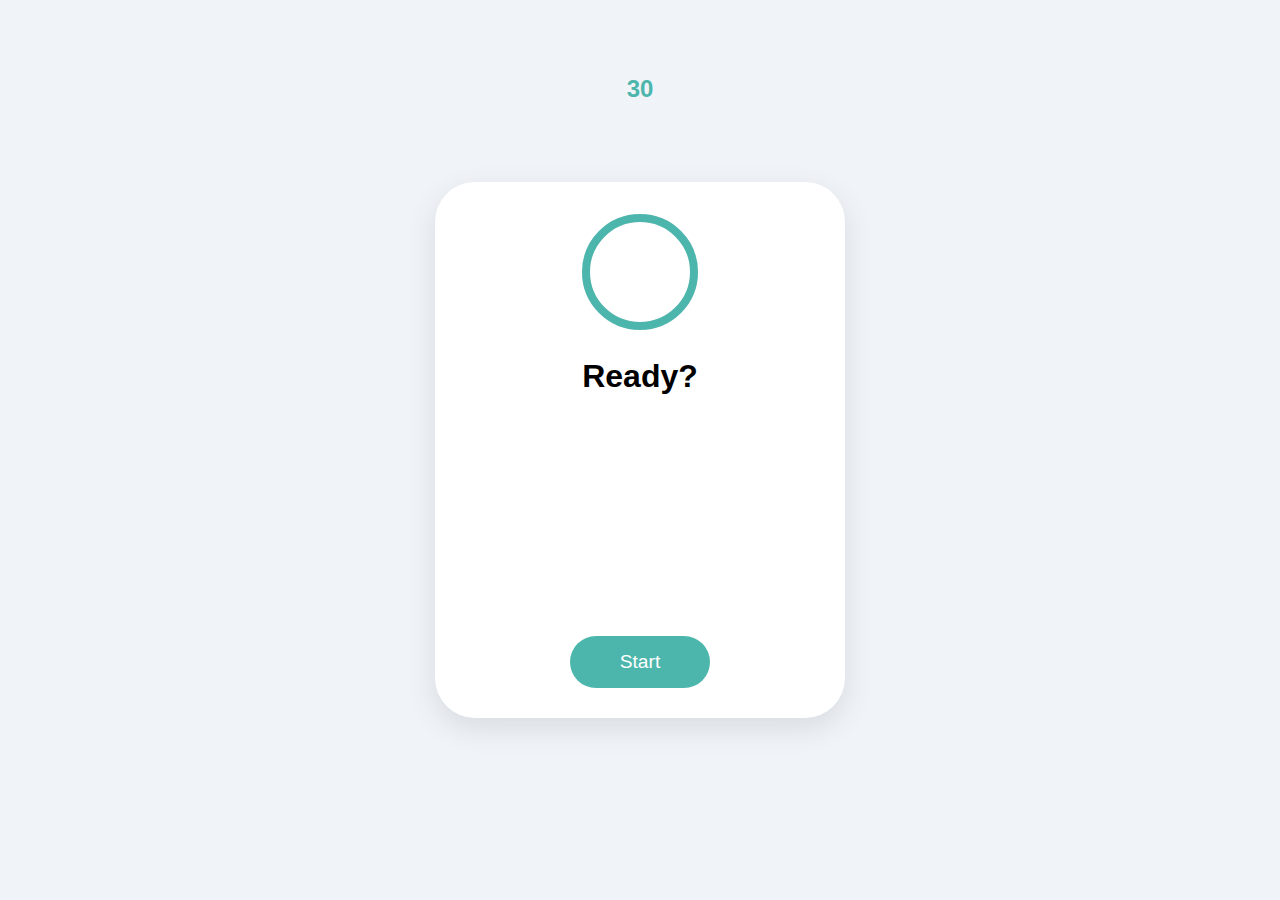
<file: Calm Down/index.html>
<!DOCTYPE html>
<html lang="en">
<head>
    <meta charset="UTF-8">
    <meta name="viewport" content="width=device-width, initial-scale=1.0">
    <title>ASTT Sensory Calm</title>
    <link rel="stylesheet" href="style.css">
</head>
<body>

    <div class="container">
        <div class="timer-box">
            <svg viewBox="0 0 120 120" class="timer-svg">
                <circle class="timer-bg" cx="60" cy="60" r="54"></circle>
                <circle id="progress-ring" class="timer-progress" cx="60" cy="60" r="54"></circle>
            </svg>
            <div id="countdown-text">30</div>
        </div>

        <h1 id="instruction">Ready?</h1>

        <div class="animation-stage">
            <svg id="squeeze-svg" class="svg-content hidden" viewBox="0 0 200 200">
                <circle class="stress-ball" cx="100" cy="100" r="30" fill="#ff8a65" />
                <path class="hand-left" d="M40,70 Q60,100 40,130" stroke="#4db6ac" stroke-width="8" fill="none" stroke-linecap="round" />
                <path class="hand-right" d="M160,70 Q140,100 160,130" stroke="#4db6ac" stroke-width="8" fill="none" stroke-linecap="round" />
            </svg>

            <svg id="rub-svg" class="svg-content hidden" viewBox="0 0 200 200">
                <rect x="80" y="40" width="40" height="120" rx="20" fill="#e0e0e0" />
                <ellipse class="rub-glow" cx="100" cy="60" rx="30" ry="15" fill="rgba(255, 255, 0, 0.6)" />
            </svg>

            <div id="done-view" class="hidden">
                <img src="assets/alldone.gif" class="done-gif">
            </div>
        </div>

        <button id="start-btn" class="btn" onclick="startApp()">Start</button>
    </div>

    <audio id="start-sound" src="assets/start.mp3"></audio>
    <audio id="finish-sound" src="assets/finish.mp3"></audio>

    <script src="script.js"></script>
</body>
</html>
</file>
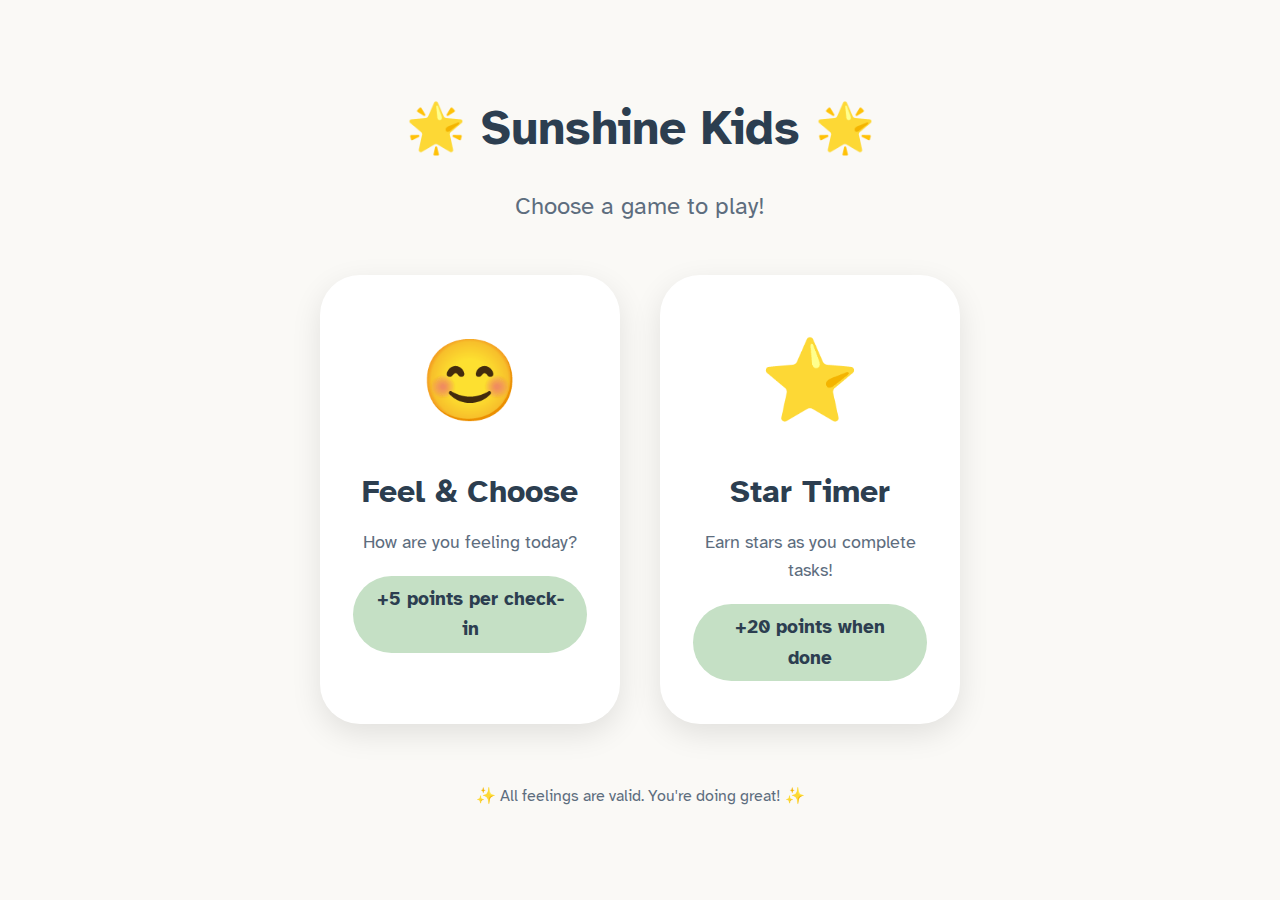
<file: Feel_and_Choose_&_Star_Timer/index.html>
<!DOCTYPE html>
<html lang="en">
<head>
    <meta charset="UTF-8">
    <meta name="viewport" content="width=device-width, initial-scale=1.0">
    <title>Sunshine Kids - Game Menu</title>
    
    <link rel="stylesheet" href="css/style.css">
    <link href="https://fonts.googleapis.com/css2?family=Atkinson+Hyperlegible:ital,wght@0,400;0,700;1,400&display=swap" rel="stylesheet">
    
    <style>
        /* Additional menu-specific styles */
        .menu-container {
            max-width: 1000px;
            margin: 0 auto;
            padding: 40px 20px;
            text-align: center;
        }
        
        .menu-title {
            font-size: 3rem;
            color: var(--color-text);
            margin-bottom: 20px;
            animation: gentle-appear 1s ease-out;
        }
        
        .menu-subtitle {
            font-size: 1.5rem;
            color: var(--color-text-light);
            margin-bottom: 50px;
        }
        
        .game-cards {
            display: flex;
            justify-content: center;
            gap: 40px;
            flex-wrap: wrap;
        }
        
        .game-card {
            background: white;
            border-radius: 40px;
            padding: 40px 30px;
            width: 300px;
            cursor: pointer;
            transition: all 0.3s;
            box-shadow: 0 10px 30px rgba(0, 0, 0, 0.1);
            border: 3px solid transparent;
        }
        
        .game-card:hover {
            transform: translateY(-10px);
            box-shadow: 0 20px 40px rgba(0, 0, 0, 0.15);
            border-color: var(--color-calm);
        }
        
        .game-emoji {
            font-size: 5rem;
            margin-bottom: 20px;
        }
        
        .game-card h2 {
            font-size: 2rem;
            color: var(--color-text);
            margin-bottom: 10px;
        }
        
        .game-card p {
            color: var(--color-text-light);
            margin-bottom: 20px;
            font-size: 1.1rem;
        }
        
        .points-badge {
            display: inline-block;
            background-color: var(--color-calm);
            color: var(--color-text);
            padding: 8px 20px;
            border-radius: 40px;
            font-weight: bold;
            font-size: 1.2rem;
        }
        
        .footer {
            margin-top: 60px;
            color: var(--color-text-light);
        }
        
        @media (max-width: 768px) {
            .menu-title {
                font-size: 2.5rem;
            }
            
            .game-card {
                width: 100%;
                max-width: 300px;
            }
        }
    </style>
</head>
<body>
    <div class="menu-container">
        <h1 class="menu-title">🌟 Sunshine Kids 🌟</h1>
        <p class="menu-subtitle">Choose a game to play!</p>
        
        <div class="game-cards">
            <!-- Feel & Choose Game Card -->
            <div class="game-card" onclick="window.location.href='feel-choose.html'">
                <div class="game-emoji">😊</div>
                <h2>Feel & Choose</h2>
                <p>How are you feeling today?</p>
                <span class="points-badge">+5 points per check-in</span>
            </div>
            
            <!-- Star Timer Game Card -->
            <div class="game-card" onclick="window.location.href='timer.html'">
                <div class="game-emoji">⭐</div>
                <h2>Star Timer</h2>
                <p>Earn stars as you complete tasks!</p>
                <span class="points-badge">+20 points when done</span>
            </div>
        </div>
        
        <div class="footer">
            <p>✨ All feelings are valid. You're doing great! ✨</p>
        </div>
    </div>
</body>
</html>
</file>
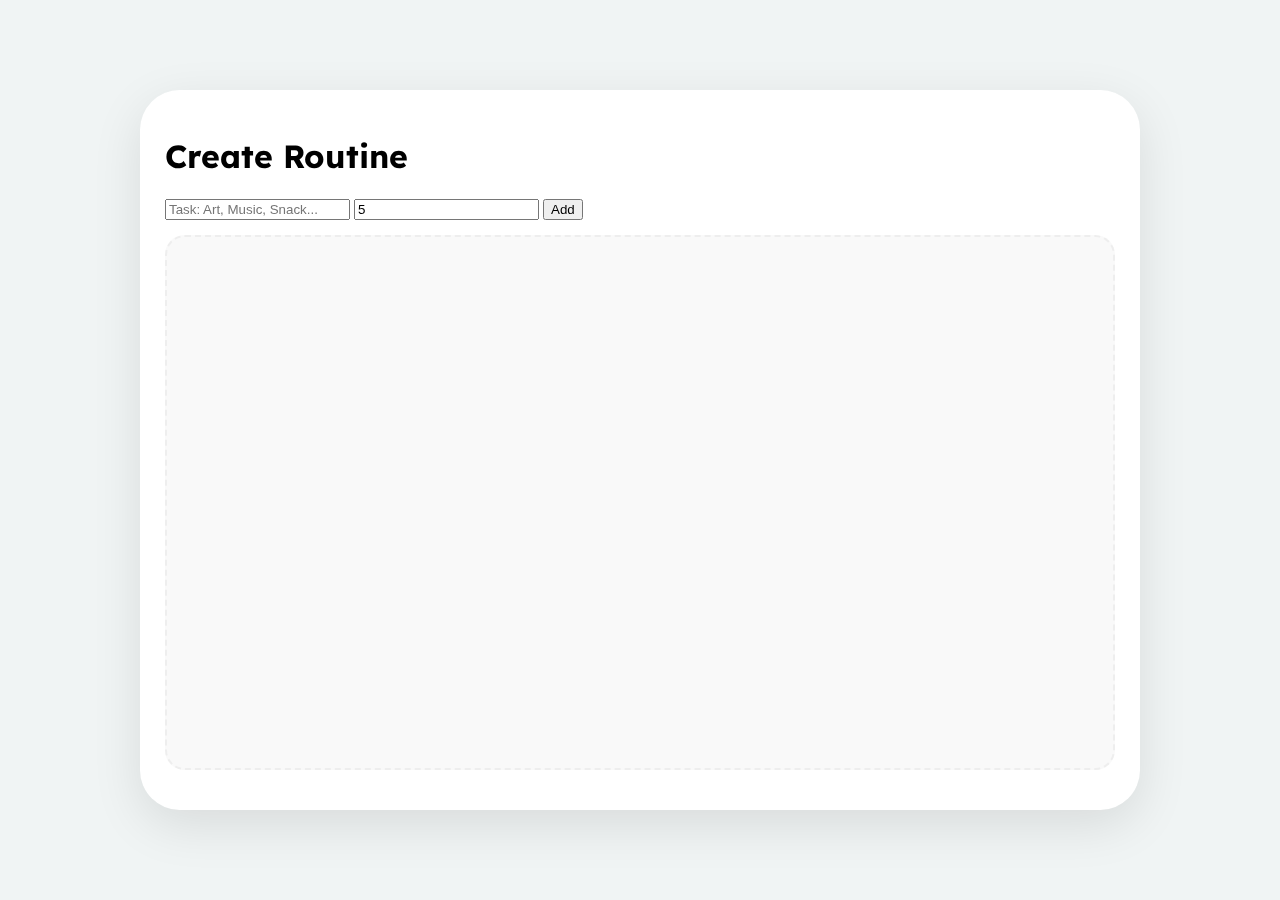
<file: First-Then Task Manager/index.html>
<!DOCTYPE html>
<html lang="en">
<head>
    <meta charset="UTF-8">
    <meta name="viewport" content="width=device-width, initial-scale=1.0">
    <title>ASTT - My Visual Day</title>
    <link href="https://fonts.googleapis.com/css2?family=Lexend:wght@300;500;700&display=swap" rel="stylesheet">
    <link rel="stylesheet" href="style.css">
</head>
<body>
    <canvas id="confetti-canvas"></canvas>

    <div class="fixed-center-wrapper">
        <div class="app-card">
            <section id="setup-screen" class="view-content">
                <h1 class="title">Create Routine</h1>
                <div class="input-bar">
                    <input type="text" id="task-input" placeholder="Task: Art, Music, Snack...">
                    <input type="number" id="task-time" value="5">
                    <button class="add-btn" onclick="addTask()">Add</button>
                </div>
                <div id="staging-area" class="scroll-list"></div>
                <div class="footer">
                    <button id="lock-btn" class="main-btn hidden" onclick="goLive()">Start Day</button>
                    <button id="clear-btn" class="clear-btn hidden" onclick="clearRoutine()">Clear All</button>
                </div>
            </section>

            <section id="child-screen" class="view-content hidden">
                <div class="child-header">
                    <button class="edit-icon" onclick="exitToSetup()">⚙️ Edit</button>
                    <div id="star-bar" class="star-row"></div>
                    <div style="width:50px;"></div>
                </div>

                <div class="split-view">
                    <div class="box now-box">
                        <span class="label now-label">NOW</span>
                        <div id="active-content" class="task-display">
                            <p>Pick a task!</p>
                        </div>
                        <div class="timer-section">
                            <div id="timer-display">00:00</div>
                            <button id="manual-done" class="done-btn hidden" onclick="completeTask()">Finished ✅</button>
                        </div>
                    </div>

                    <div class="arrow-icon">➜</div>

                    <div class="box next-box">
                        <span class="label next-label">NEXT</span>
                        <div id="options-grid" class="choice-scroll"></div>
                    </div>
                </div>
            </section>
        </div>
    </div>

    <audio id="clap-sound" src="https://assets.mixkit.co/active_storage/sfx/2018/2018-preview.mp3"></audio>
    <script src="script.js"></script>
</body>
</html>
</file>
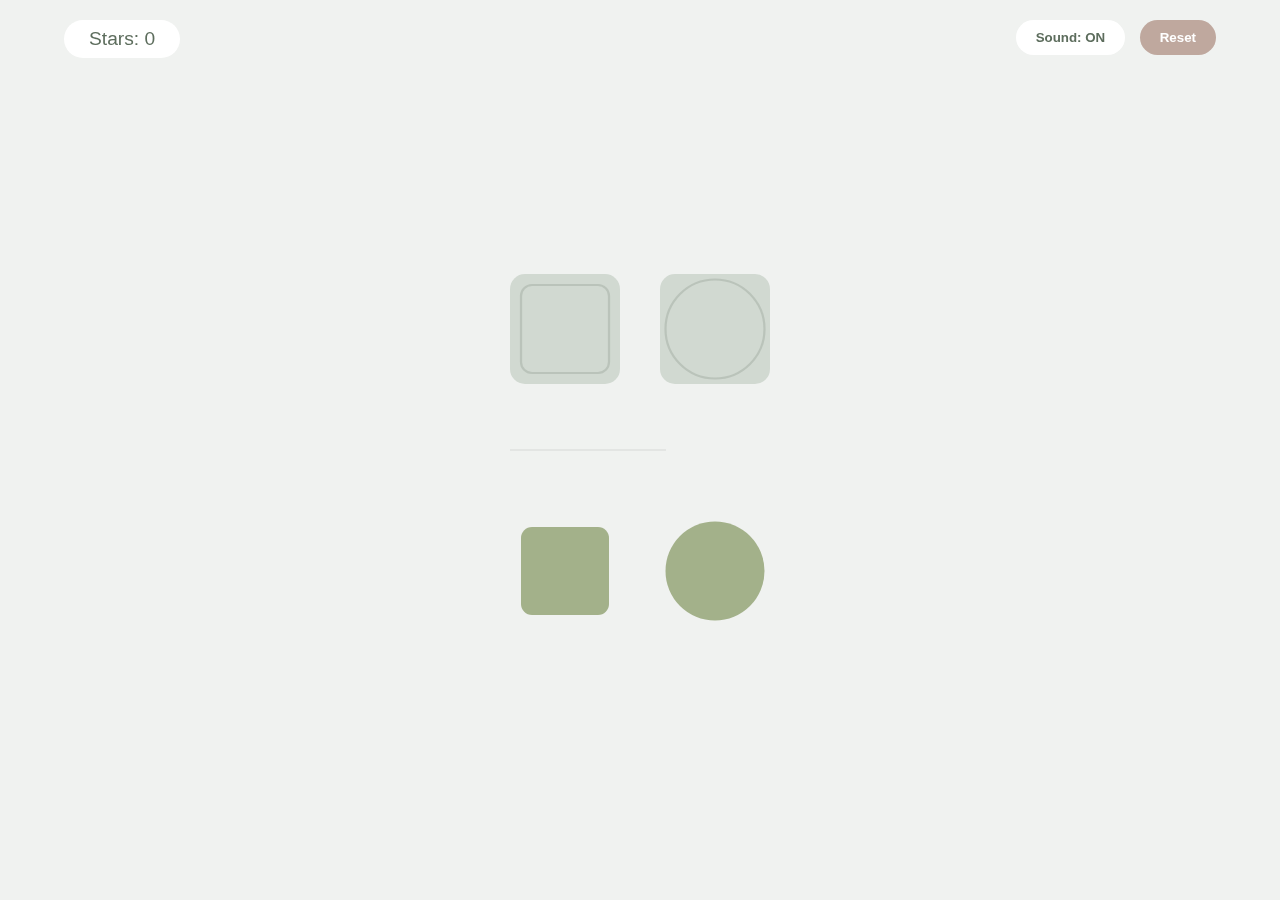
<file: Move-and-Match/index.html>
<!DOCTYPE html>
<html lang="en">
<head>
    <meta charset="UTF-8">
    <meta name="viewport" content="width=device-width, initial-scale=1.0">
    <title>Sensory Shape Match - SVG Edition</title>
    <link rel="stylesheet" href="style.css">
</head>
<body>
    <canvas id="confetti-canvas"></canvas>

    <div class="ui-layer">
        <div class="ui-card">Stars: <span id="score">0</span></div>
        <div class="button-group">
            <button id="mute-btn">Sound: ON</button>
            <button id="reset-btn">Reset</button>
        </div>
    </div>

    <div class="game-container">
        <div id="target-area" class="random-grid"></div>
        <hr class="divider">
        <div id="shape-area" class="random-grid"></div>
    </div>

    <div id="character" class="character">
        <div class="char-body">
            <div class="eye left"></div>
            <div class="eye right"></div>
            <div class="mouth"></div>
        </div>
    </div>

    <script src="script.js"></script>
</body>
</html>
</file>
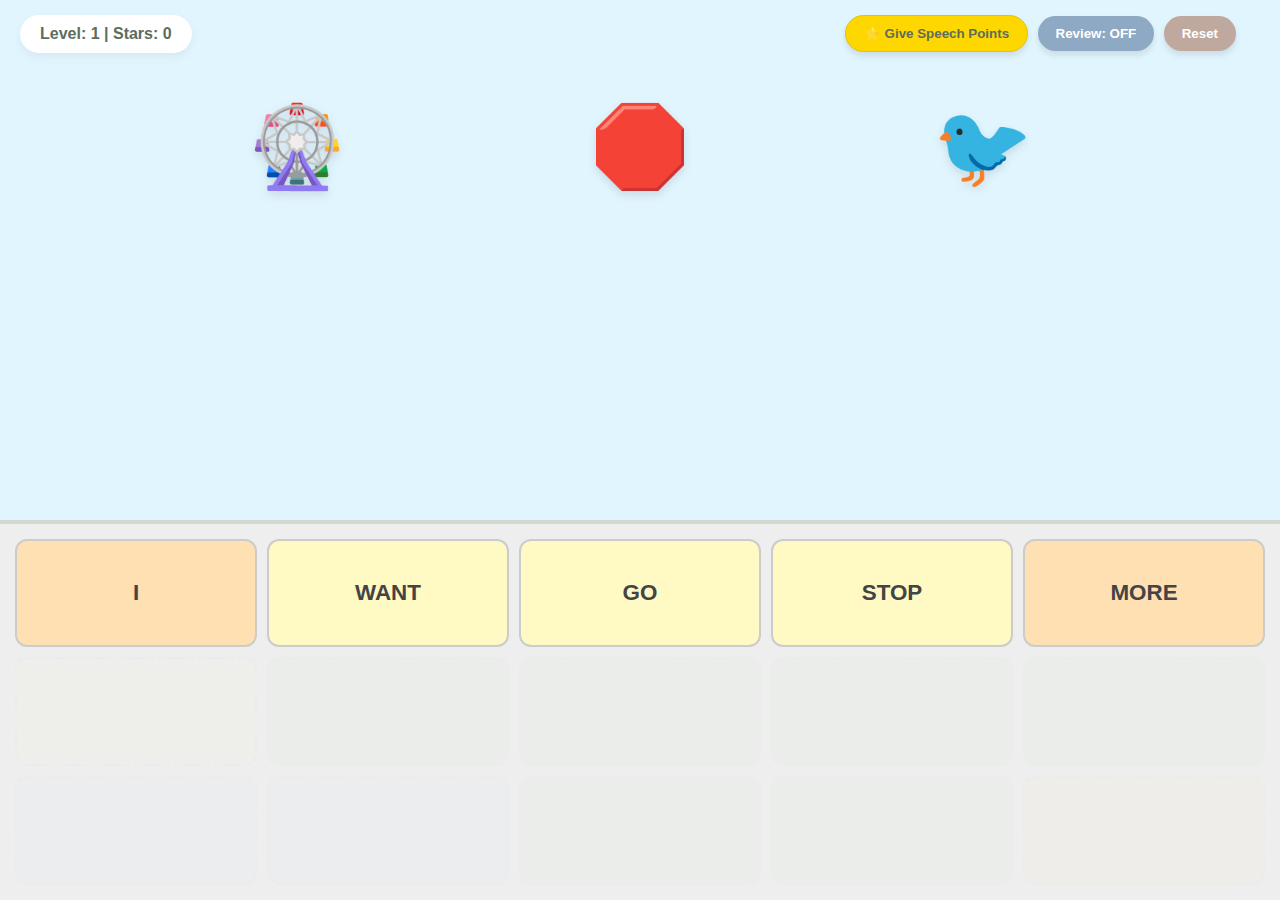
<file: Play-and-Say-Game/index.html>
<!DOCTYPE html>
<html lang="en">
<head>
    <meta charset="UTF-8">
    <meta name="viewport" content="width=device-width, initial-scale=1.0">
    <title>Play & Say - Arianna's Words</title>
    <link rel="stylesheet" href="style.css">
</head>
<body>
    <canvas id="confetti-canvas"></canvas>

    <div class="main-layout">
        <div class="play-scene" id="main-scene">
            <div class="ui-layer">
                <div class="ui-card">Level: <span id="level-num">1</span> | Stars: <span id="score">0</span></div>
                <div class="button-group">
                    <button id="aide-btn">⭐ Give Speech Points</button>
                    <button id="review-btn">Review: OFF</button>
                    <button id="reset-btn">Reset</button>
                </div>
            </div>
            <div id="item-grid" class="item-grid"></div>
        </div>

        <div class="core-board" id="core-board"></div>
    </div>

    <div id="character" class="character">
        <div class="char-body">
            <div class="eye left"></div>
            <div class="eye right"></div>
            <div class="mouth"></div>
        </div>
    </div>

    <script src="script.js"></script>
</body>
</html>
</file>
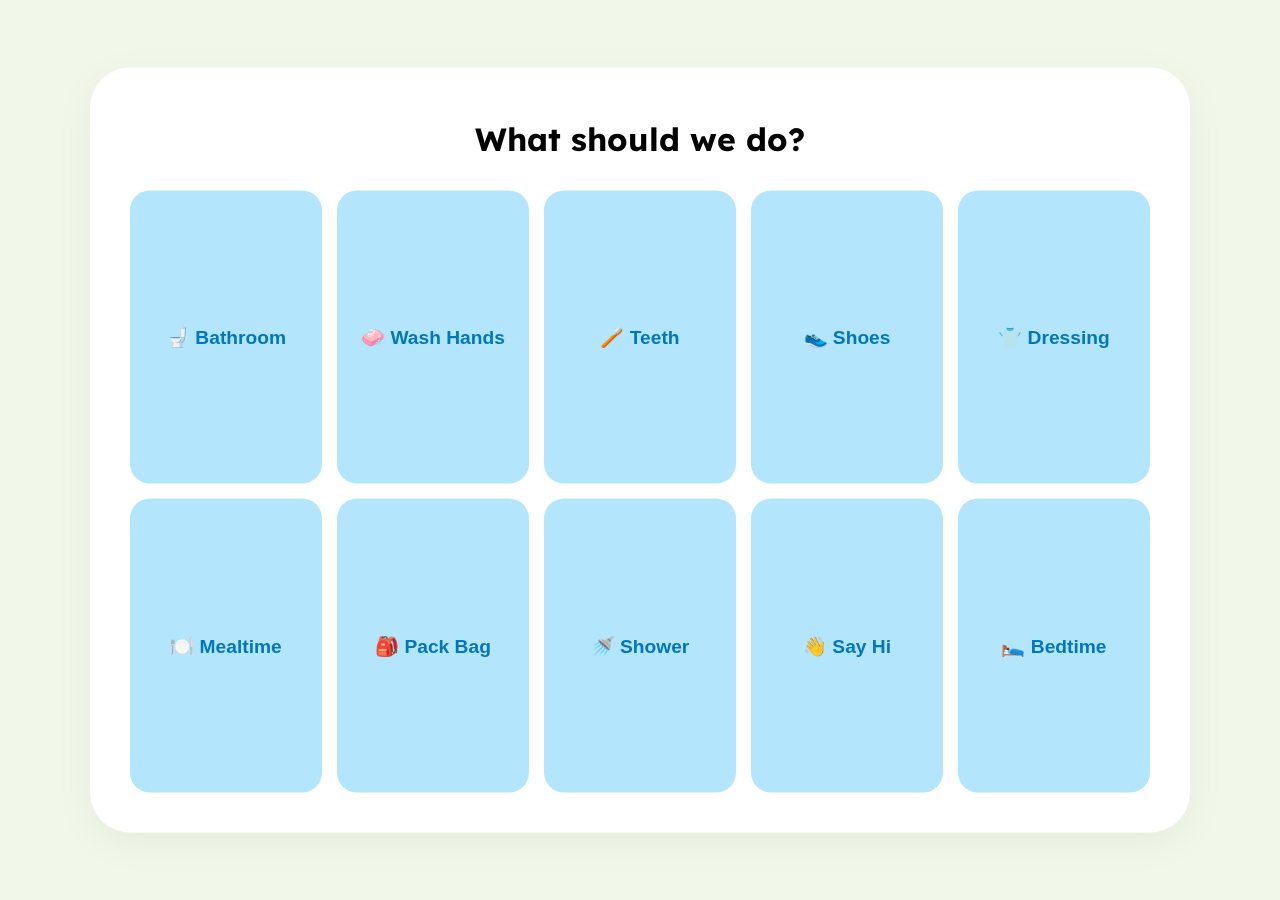
<file: Routine Story Strip/index.html>
<!DOCTYPE html>
<html lang="en">
<head>
    <meta charset="UTF-8">
    <meta name="viewport" content="width=device-width, initial-scale=1.0">
    <title>ASTT - Life Skills Trainer</title>
    <link href="https://fonts.googleapis.com/css2?family=Lexend:wght@400;700&display=swap" rel="stylesheet">
    <link rel="stylesheet" href="style.css">
</head>
<body>
    <div class="fixed-viewport">
        <div class="skills-card">
            
            <section id="menu-screen" class="view">
                <h1 class="title">What should we do?</h1>
                <div class="routine-menu">
                    <button class="menu-btn" onclick="startRoutine('bathroom')">🚽 Bathroom</button>
                    <button class="menu-btn" onclick="startRoutine('hands')">🧼 Wash Hands</button>
                    <button class="menu-btn" onclick="startRoutine('teeth')">🪥 Teeth</button>
                    <button class="menu-btn" onclick="startRoutine('shoes')">👟 Shoes</button>
                    <button class="menu-btn" onclick="startRoutine('dressing')">👕 Dressing</button>
                    <button class="menu-btn" onclick="startRoutine('mealtime')">🍽️ Mealtime</button>
                    <button class="menu-btn" onclick="startRoutine('bag')">🎒 Pack Bag</button>
                    <button class="menu-btn" onclick="startRoutine('shower')">🚿 Shower</button>
                    <button class="menu-btn" onclick="startRoutine('greeting')">👋 Say Hi</button>
                    <button class="menu-btn" onclick="startRoutine('bedtime')">🛌 Bedtime</button>
                </div>
            </section>

            <section id="task-screen" class="view hidden">
                <header class="task-header">
                    <button class="back-btn" onclick="showMenu()">⬅ Back</button>
                    <h2 id="routine-title">Routine</h2>
                    <div style="width:60px"></div>
                </header>

                <div class="horizontal-strip">
                    <div id="task-track" class="task-track">
                        </div>
                </div>

                <div class="instruction-bar">
                    <p id="instruction-text">Tap the picture when you are done!</p>
                </div>
            </section>
        </div>
    </div>

    <div id="sticker-overlay" class="overlay hidden">
        <div class="sticker-content">
            <div class="sticker-icon">🌟</div>
            <h2>AMAZING JOB!</h2>
            <p>You finished the routine!</p>
            <button class="main-btn" onclick="showMenu()">Pick Another</button>
        </div>
    </div>

    <script src="script.js"></script>
</body>
</html>
</file>
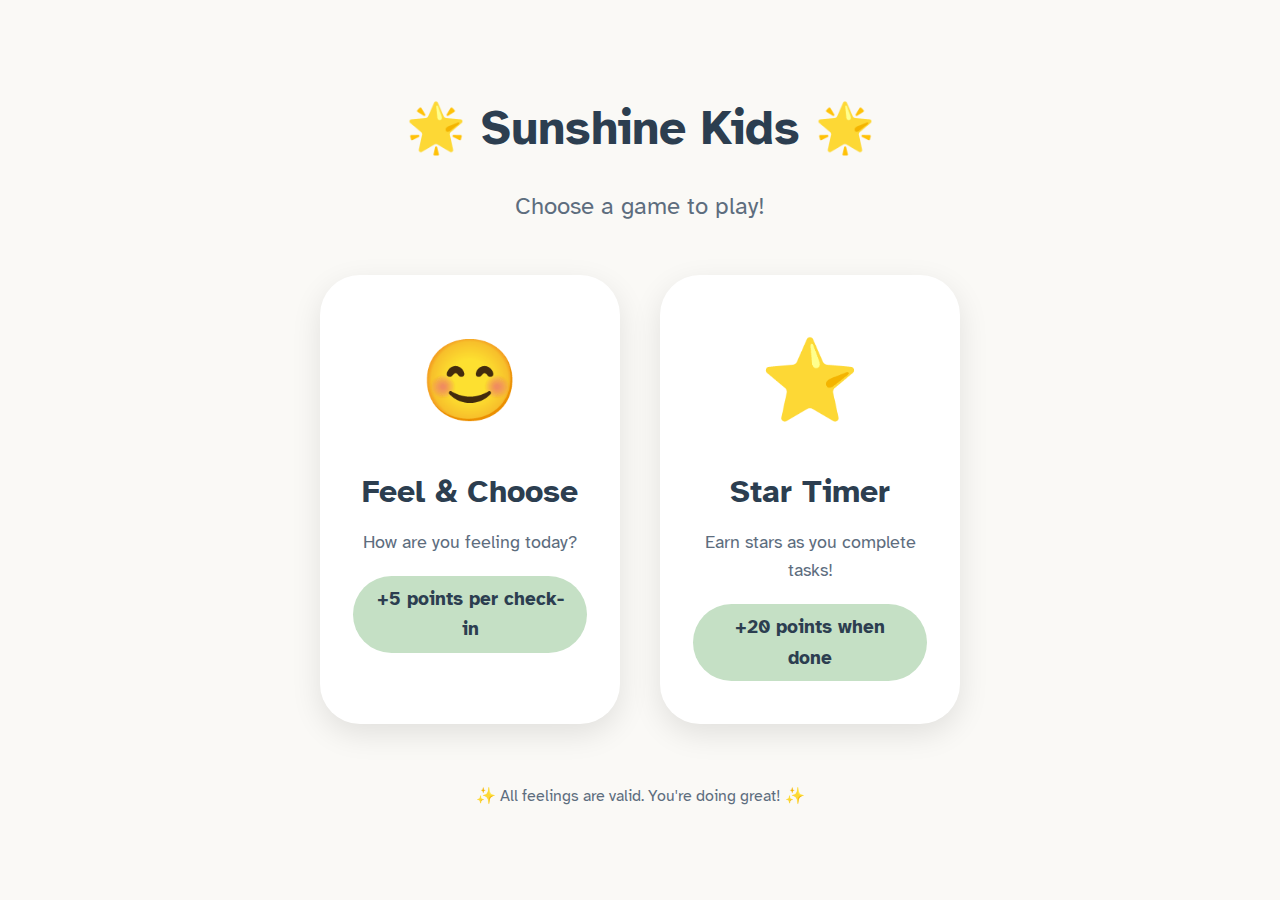
<file: Games/Feel and Choose/index.html>
<!DOCTYPE html>
<html lang="en">
<head>
    <meta charset="UTF-8">
    <meta name="viewport" content="width=device-width, initial-scale=1.0">
    <title>Sunshine Kids - Game Menu</title>
    
    <link rel="stylesheet" href="css/style.css">
    <link href="https://fonts.googleapis.com/css2?family=Atkinson+Hyperlegible:ital,wght@0,400;0,700;1,400&display=swap" rel="stylesheet">
    
    <style>
        /* Additional menu-specific styles */
        .menu-container {
            max-width: 1000px;
            margin: 0 auto;
            padding: 40px 20px;
            text-align: center;
        }
        
        .menu-title {
            font-size: 3rem;
            color: var(--color-text);
            margin-bottom: 20px;
            animation: gentle-appear 1s ease-out;
        }
        
        .menu-subtitle {
            font-size: 1.5rem;
            color: var(--color-text-light);
            margin-bottom: 50px;
        }
        
        .game-cards {
            display: flex;
            justify-content: center;
            gap: 40px;
            flex-wrap: wrap;
        }
        
        .game-card {
            background: white;
            border-radius: 40px;
            padding: 40px 30px;
            width: 300px;
            cursor: pointer;
            transition: all 0.3s;
            box-shadow: 0 10px 30px rgba(0, 0, 0, 0.1);
            border: 3px solid transparent;
        }
        
        .game-card:hover {
            transform: translateY(-10px);
            box-shadow: 0 20px 40px rgba(0, 0, 0, 0.15);
            border-color: var(--color-calm);
        }
        
        .game-emoji {
            font-size: 5rem;
            margin-bottom: 20px;
        }
        
        .game-card h2 {
            font-size: 2rem;
            color: var(--color-text);
            margin-bottom: 10px;
        }
        
        .game-card p {
            color: var(--color-text-light);
            margin-bottom: 20px;
            font-size: 1.1rem;
        }
        
        .points-badge {
            display: inline-block;
            background-color: var(--color-calm);
            color: var(--color-text);
            padding: 8px 20px;
            border-radius: 40px;
            font-weight: bold;
            font-size: 1.2rem;
        }
        
        .footer {
            margin-top: 60px;
            color: var(--color-text-light);
        }
        
        @media (max-width: 768px) {
            .menu-title {
                font-size: 2.5rem;
            }
            
            .game-card {
                width: 100%;
                max-width: 300px;
            }
        }
    </style>
</head>
<body>
    <div class="menu-container">
        <h1 class="menu-title">🌟 Sunshine Kids 🌟</h1>
        <p class="menu-subtitle">Choose a game to play!</p>
        
        <div class="game-cards">
            <!-- Feel & Choose Game Card -->
            <div class="game-card" onclick="window.location.href='feel-choose.html'">
                <div class="game-emoji">😊</div>
                <h2>Feel & Choose</h2>
                <p>How are you feeling today?</p>
                <span class="points-badge">+5 points per check-in</span>
            </div>
            
            <!-- Star Timer Game Card -->
            <div class="game-card" onclick="window.location.href='timer.html'">
                <div class="game-emoji">⭐</div>
                <h2>Star Timer</h2>
                <p>Earn stars as you complete tasks!</p>
                <span class="points-badge">+20 points when done</span>
            </div>
        </div>
        
        <div class="footer">
            <p>✨ All feelings are valid. You're doing great! ✨</p>
        </div>
    </div>
</body>
</html>
</file>
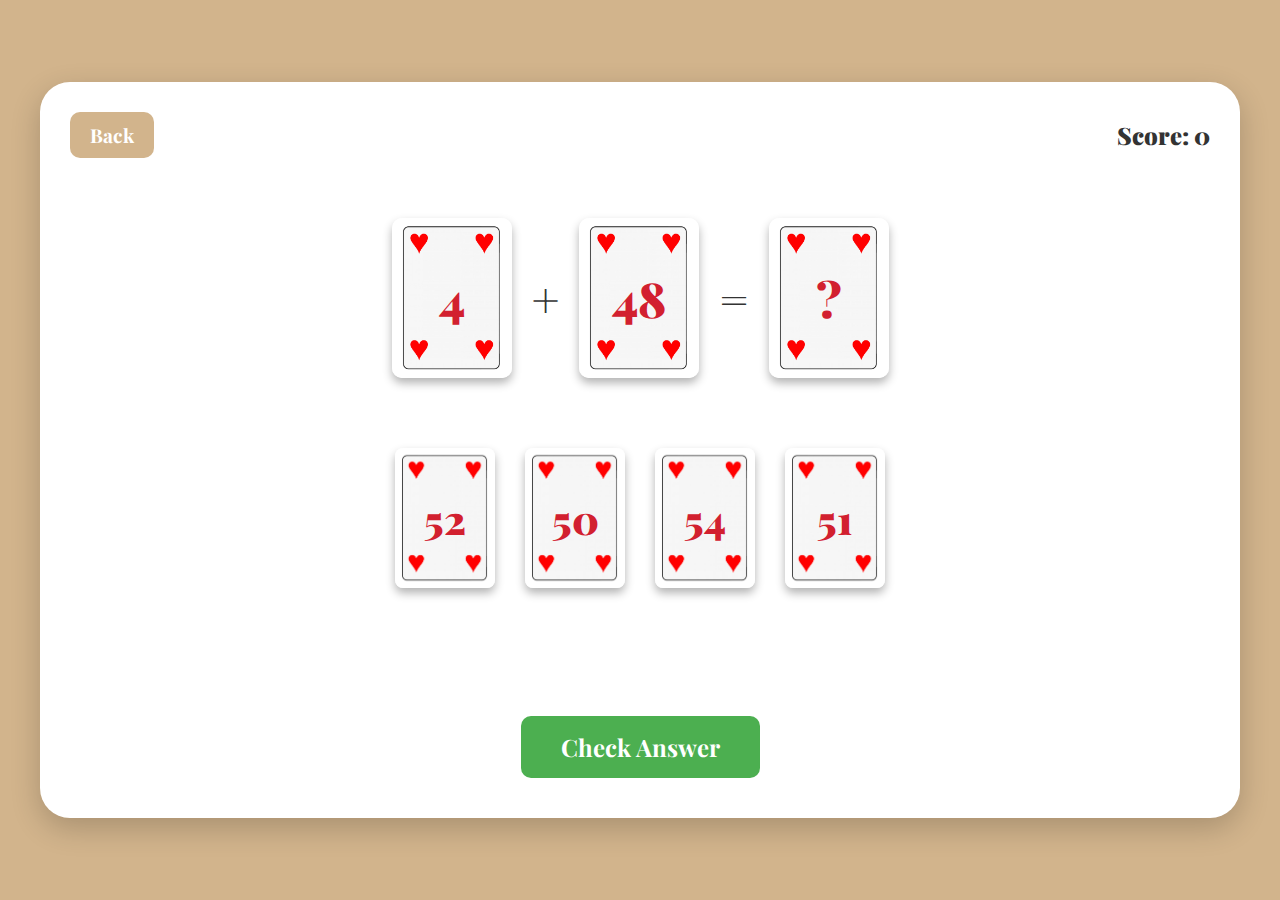
<file: addition.html>
<!DOCTYPE html>
<html lang="en">
<head>
    <meta charset="UTF-8">
    <title>Addition</title>
    <link href="https://fonts.googleapis.com/css2?family=Playfair+Display:wght@700;900&display=swap" rel="stylesheet">
    <link rel="stylesheet" href="css/style.css">
</head>
<body>
    <div class="game-container">
        <div class="header">
            <button class="back-btn" onclick="location.href='index.html'">Back</button>
            <div class="score">Score: <span id="scoreDisplay">0</span></div>
        </div>

        <div class="equation-area" id="equationArea">
            <!-- dynamically filled -->
        </div>

        <div class="choices-area" id="choicesArea"></div>

        <div class="message" id="message"></div>

        <button class="check-btn" id="checkBtn">Check Answer</button>
        <button class="next-btn" id="nextBtn" style="display:none;">Next Question</button>
    </div>

    <script>
        // Operation specific settings
        const operation = 'addition';      // change for each file
        const points = 10;                  // addition=10, subtraction=20, multiplication=50, division=100
        const operatorSymbol = '+';
    </script>
    <script src="js/mathGame.js"></script>
</body>
</html>
</file>
<file: Calm Down/style.css>
:root {
    --teal: #4db6ac;
    --bg: #f0f4f8;
}

body { background: var(--bg); display: flex; justify-content: center; align-items: center; height: 100vh; margin: 0; font-family: sans-serif; }

.container { background: white; padding: 30px; border-radius: 40px; text-align: center; width: 350px; box-shadow: 0 10px 30px rgba(0,0,0,0.1); }

/* SVG Timer Ring */
.timer-svg { transform: rotate(-90deg); width: 120px; }
.timer-bg { fill: none; stroke: #eee; stroke-width: 8; }
.timer-progress {
    fill: none; stroke: var(--teal); stroke-width: 8;
    stroke-dasharray: 339.29; stroke-dashoffset: 0;
    transition: stroke-dashoffset 1s linear; stroke-linecap: round;
}

#countdown-text { position: absolute; top: 75px; left: 50%; transform: translateX(-50%); font-size: 1.5rem; font-weight: bold; color: var(--teal); }

.animation-stage { height: 220px; display: flex; align-items: center; justify-content: center; position: relative; }
.svg-content { width: 100%; height: 100%; }

/* SQUEEZE ANIMATION */
.hand-left { animation: squeezeL 2s infinite ease-in-out; }
.hand-right { animation: squeezeR 2s infinite ease-in-out; }
.stress-ball { animation: ballSquish 2s infinite ease-in-out; }

@keyframes squeezeL { 0%, 100% { d: path("M40,70 Q60,100 40,130"); } 50% { d: path("M75,75 Q85,100 75,125"); } }
@keyframes squeezeR { 0%, 100% { d: path("M160,70 Q140,100 160,130"); } 50% { d: path("M125,75 Q115,100 125,125"); } }
@keyframes ballSquish { 0%, 100% { transform: scale(1); transform-origin: center; } 50% { transform: scale(0.8); transform-origin: center; } }

/* RUB ANIMATION */
.rub-glow { animation: rubSlide 2s infinite ease-in-out; filter: blur(8px); }
@keyframes rubSlide { 0%, 100% { cy: 60; opacity: 0.2; } 50% { cy: 140; opacity: 1; } }

.done-gif { width: 180px; border-radius: 20px; }
.hidden { display: none; }
.btn { background: var(--teal); color: white; border: none; padding: 15px 50px; border-radius: 50px; font-size: 1.2rem; cursor: pointer; }
</file>
<file: Feel_and_Choose_&_Star_Timer/css/style.css>
/* ===== VARIABLES ===== */
/* Why: Using CSS variables makes it easy to maintain consistent colors and values */
:root {
    /* Soft color palette - not red = bad / green = good */
    --color-happy: #FFE5B4;    /* Soft peach - warm but not aggressive */
    --color-sad: #B4D0E7;       /* Soft blue - calming, not "blue" = sad */
    --color-mad: #F7C7C7;       /* Soft pink - anger without red = bad */
    --color-tired: #E0D5E8;     /* Soft lavender - gentle */
    --color-calm: #C5E0C5;      /* Soft sage - peaceful */
    --color-worried: #FFE0B0;   /* Soft honey - gentle concern */
    
    /* Neutral colors */
    --color-background: #FAF9F6; /* Off-white - easier on eyes */
    --color-text: #2C3E50;       /* Dark blue-gray - high contrast but soft */
    --color-text-light: #5D6D7E; /* Medium blue-gray for secondary text */
    
    /* Interactive colors */
    --color-hover: rgba(255, 255, 255, 0.2);
    --color-focus: #4A90E2;      /* Blue focus ring for accessibility */
    
    /* Spacing */
    --spacing-sm: 8px;
    --spacing-md: 16px;
    --spacing-lg: 24px;
    --spacing-xl: 32px;
    
    /* Animations */
    --animation-speed: 0.3s;
    --pulse-speed: 2s;
}

/* ===== RESET & BASE STYLES ===== */
/* Why: Ensures consistent rendering across browsers */
* {
    margin: 0;
    padding: 0;
    box-sizing: border-box;
}

/* Why: Atkinson Hyperlegible is designed for readability, especially for visual impairments */
body {
    font-family: 'Atkinson Hyperlegible', sans-serif;
    background-color: var(--color-background);
    color: var(--color-text);
    line-height: 1.6;
    min-height: 100vh;
    display: flex;
    justify-content: center;
    align-items: center;
}

/* ===== GAME CONTAINER ===== */
.game-container {
    max-width: 1200px;
    width: 90%;
    margin: var(--spacing-lg) auto;
    background-color: white;
    border-radius: 40px; /* Rounded corners for softer feel */
    box-shadow: 0 10px 30px rgba(0, 0, 0, 0.05); /* Subtle shadow */
    padding: var(--spacing-xl);
}

/* ===== HEADER ===== */
.game-header {
    display: flex;
    justify-content: space-between;
    margin-bottom: var(--spacing-lg);
}

/* Why: Large click targets for easier interaction */
.skip-btn, .exit-btn {
    background: none;
    border: 2px solid transparent;
    padding: var(--spacing-md) var(--spacing-lg);
    border-radius: 40px;
    font-size: 1.2rem;
    cursor: pointer;
    transition: all var(--animation-speed);
    background-color: var(--color-text-light);
    color: white;
}

.skip-btn:hover, .exit-btn:hover {
    transform: scale(1.05);
    background-color: var(--color-text);
}

/* Why: Clear focus indicator for keyboard navigation */
.skip-btn:focus-visible, .exit-btn:focus-visible,
.emotion-card:focus-visible, .word-btn:focus-visible {
    outline: 3px solid var(--color-focus);
    outline-offset: 2px;
}

/* ===== MAIN CONTENT ===== */
.game-main {
    text-align: center;
}

.game-title {
    font-size: 2.5rem;
    color: var(--color-text);
    margin-bottom: var(--spacing-sm);
    /* Gentle entrance animation */
    animation: gentle-appear 1s ease-out;
}

@keyframes gentle-appear {
    0% { opacity: 0; transform: translateY(-10px); }
    100% { opacity: 1; transform: translateY(0); }
}

.gentle-prompt {
    font-size: 1.3rem;
    color: var(--color-text-light);
    margin-bottom: var(--spacing-xl);
    font-style: italic;
}

/* ===== EMOTION GRID ===== */
.emotion-grid {
    display: grid;
    grid-template-columns: repeat(auto-fit, minmax(200px, 1fr));
    gap: var(--spacing-lg);
    margin-bottom: var(--spacing-xl);
}

/* Emotion Card Styles */
.emotion-card {
    background-color: white;
    border-radius: 30px;
    padding: var(--spacing-lg);
    cursor: pointer;
    position: relative;
    overflow: hidden;
    transition: all var(--animation-speed);
    box-shadow: 0 4px 12px rgba(0, 0, 0, 0.05);
    border: 2px solid transparent;
}

/* Why: Each emotion gets its own soft color, not red = bad/green = good */
.emotion-card[data-emotion="happy"] { background-color: var(--color-happy); }
.emotion-card[data-emotion="sad"] { background-color: var(--color-sad); }
.emotion-card[data-emotion="mad"] { background-color: var(--color-mad); }
.emotion-card[data-emotion="tired"] { background-color: var(--color-tired); }
.emotion-card[data-emotion="calm"] { background-color: var(--color-calm); }
.emotion-card[data-emotion="worried"] { background-color: var(--color-worried); }

.emotion-card:hover {
    transform: translateY(-5px);
    box-shadow: 0 8px 24px rgba(0, 0, 0, 0.1);
}

/* Selected state */
.emotion-card.selected {
    border: 4px solid white;
    box-shadow: 0 0 0 4px var(--color-text);
}

.emotion-icon {
    font-size: 4rem;
    margin-bottom: var(--spacing-sm);
}

.emotion-label {
    font-size: 1.5rem;
    font-weight: bold;
    color: var(--color-text);
}

/* Gentle pulse animation - not flashing */
.pulse-effect {
    position: absolute;
    top: 0;
    left: 0;
    right: 0;
    bottom: 0;
    border-radius: 30px;
    pointer-events: none;
    animation: gentle-pulse var(--pulse-speed) infinite;
    opacity: 0;
}

.emotion-card:hover .pulse-effect {
    opacity: 0.5;
}

@keyframes gentle-pulse {
    0% { box-shadow: 0 0 0 0 rgba(255, 255, 255, 0.7); }
    70% { box-shadow: 0 0 0 20px rgba(255, 255, 255, 0); }
    100% { box-shadow: 0 0 0 0 rgba(255, 255, 255, 0); }
}

/* ===== PHASE INDICATOR ===== */
/* NEW: Shows the user which step they're in (Feel → Confirm → Why → Done) */
.phase-indicator {
    display: flex;
    justify-content: space-between;
    margin: 30px 0;
    padding: 20px;
    background-color: rgba(44, 62, 80, 0.05);
    border-radius: 50px;
}

.phase-step {
    flex: 1;
    text-align: center;
    padding: 10px;
    color: var(--color-text-light);
    opacity: 0.5;
    transition: all var(--animation-speed);
    font-size: 1.2rem;
}

.phase-step.active {
    opacity: 1;
    color: var(--color-text);
    font-weight: bold;
    transform: scale(1.05);
}

/* Color-coded phases for visual distinction */
.phase-step[data-phase="feel"].active { color: var(--color-happy); }
.phase-step[data-phase="confirm"].active { color: var(--color-calm); }
.phase-step[data-phase="why"].active { color: var(--color-sad); }
.phase-step[data-phase="complete"].active { color: var(--color-mad); }

/* FIND THIS SECTION (around line 200-220) and REPLACE with: */

/* ===== CONFIRMATION PHASE ===== */
.confirmation-phase {
    text-align: center;
    padding: 30px;
    background-color: white;
    border-radius: 40px;
    box-shadow: 0 5px 20px rgba(0,0,0,0.05);
    margin: 20px 0;
}

.selected-emotion-display {
    font-size: 3rem;
    margin: 20px 0;
    padding: 20px;
    background-color: var(--color-background);
    border-radius: 30px;
}

.selected-emotion-name {
    font-size: 2rem;
    display: block;
    margin-top: 10px;
    color: var(--color-text);
}

.confirmation-buttons {
    display: flex;
    gap: 20px;
    justify-content: center;
    margin-top: 20px;
}

/* MODIFIED: Make confirm button match word-btn style */
.confirm-btn {
    background-color: white;
    border: 2px solid var(--color-text-light);
    color: var(--color-text);
    padding: var(--spacing-md) var(--spacing-lg);
    border-radius: 50px;
    font-size: 1.3rem;
    cursor: pointer;
    transition: all var(--animation-speed);
    font-family: inherit;
    min-width: 100px;
}

.confirm-btn:hover {
    background-color: var(--color-text-light);
    color: white;
    transform: scale(1.05);
}

.confirm-btn:active {
    transform: scale(0.95);
}

/* FIND THE WHY PHASE SECTION in CSS (around line 250-350) and REPLACE with: */

/* ===== WHY PHASE ===== */
.why-phase {
    text-align: center;
    padding: 30px;
    background-color: white;
    border-radius: 40px;
    box-shadow: 0 5px 20px rgba(0,0,0,0.05);
    margin: 20px 0;
}

.phase-title {
    font-size: 2rem;
    color: var(--color-text);
    margin-bottom: 10px;
}

.phase-subtitle {
    color: var(--color-text-light);
    margin-bottom: 30px;
}

/* MODIFIED: Match word-btn style */
.why-options-grid {
    display: flex;
    flex-wrap: wrap;
    gap: var(--spacing-md);
    justify-content: center;
    margin-bottom: 30px;
}

.why-option {
    background-color: white;
    border: 2px solid var(--color-text-light);
    color: var(--color-text);
    padding: var(--spacing-md) var(--spacing-lg);
    border-radius: 50px;
    font-size: 1.2rem;
    cursor: pointer;
    transition: all var(--animation-speed);
    font-family: inherit;
    min-width: 120px;
}

.why-option:hover {
    background-color: var(--color-text-light);
    color: white;
    transform: translateY(-3px);
    box-shadow: 0 5px 15px rgba(0,0,0,0.1);
}

.why-option.selected {
    background-color: var(--color-calm);
    border-color: var(--color-text);
    color: var(--color-text);
    transform: scale(1.02);
}

/* Remove category colors for cleaner look */
/* Delete or comment out these lines:
.why-option[data-category="positive"] { background-color: var(--color-happy); }
.why-option[data-category="negative"] { background-color: var(--color-sad); }
.why-option[data-category="neutral"] { background-color: var(--color-calm); }
.why-option[data-category="physical"] { background-color: var(--color-tired); }
*/

/* Custom reason input */
.why-custom-input {
    margin: 30px 0;
    padding: 20px;
    background-color: var(--color-background);
    border-radius: 30px;
}

.custom-input-group {
    display: flex;
    gap: 10px;
    margin-top: 10px;
}

#custom-reason {
    flex: 1;
    padding: 15px;
    font-size: 1.1rem;
    border: 2px solid var(--color-text-light);
    border-radius: 50px;
    font-family: inherit;
}

#custom-reason:focus {
    outline: 3px solid var(--color-focus);
    border-color: transparent;
}

.add-reason-btn {
    background-color: white;
    border: 2px solid var(--color-text-light);
    color: var(--color-text);
    padding: var(--spacing-md) var(--spacing-lg);
    border-radius: 50px;
    font-size: 1.1rem;
    cursor: pointer;
    transition: all var(--animation-speed);
    font-family: inherit;
}

.add-reason-btn:hover {
    background-color: var(--color-text-light);
    color: white;
    transform: scale(1.05);
}

/* Navigation buttons */
.why-navigation {
    display: flex;
    gap: 20px;
    justify-content: center;
    margin-top: 30px;
}

.back-to-confirm-btn, .complete-btn {
    background-color: white;
    border: 2px solid var(--color-text-light);
    color: var(--color-text);
    padding: var(--spacing-md) var(--spacing-lg);
    border-radius: 50px;
    font-size: 1.2rem;
    cursor: pointer;
    transition: all var(--animation-speed);
    font-family: inherit;
    min-width: 120px;
}

.back-to-confirm-btn:hover, .complete-btn:hover:not(:disabled) {
    background-color: var(--color-text-light);
    color: white;
    transform: scale(1.05);
}

.complete-btn:disabled {
    opacity: 0.5;
    cursor: not-allowed;
}

.complete-btn:disabled:hover {
    transform: none;
    background-color: white;
    color: var(--color-text);
}

/* ===== SUMMARY PHASE ===== */
/* NEW: Shows user a summary of their check-in and offers next steps */
.summary-phase {
    text-align: center;
    padding: 40px;
    background-color: white;
    border-radius: 40px;
    box-shadow: 0 5px 20px rgba(0,0,0,0.05);
    margin: 20px 0;
    animation: gentle-appear 0.5s ease-out;
}

.summary-content {
    font-size: 1.5rem;
    margin: 30px 0;
    line-height: 2;
}

.summary-emotion {
    font-weight: bold;
    color: var(--color-text);
    background-color: var(--color-background);
    padding: 5px 15px;
    border-radius: 50px;
}

.summary-reasons {
    display: block;
    margin-top: 15px;
    color: var(--color-text-light);
}

/* Action buttons after completion */
.summary-actions {
    display: flex;
    gap: 20px;
    justify-content: center;
    margin-top: 30px;
}

.new-checkin-btn, .store-btn {
    padding: 15px 30px;
    font-size: 1.2rem;
    border: none;
    border-radius: 50px;
    cursor: pointer;
    transition: all var(--animation-speed);
}

.new-checkin-btn {
    background-color: var(--color-text-light);
    color: white;
}

.store-btn {
    background-color: var(--color-happy);
    color: var(--color-text);
}

.new-checkin-btn:hover, .store-btn:hover {
    transform: scale(1.05);
    box-shadow: 0 5px 15px rgba(0,0,0,0.1);
}

/* ===== STORAGE STATUS ===== */
/* NEW: Visual feedback when data is saved */
.storage-status {
    position: fixed;
    bottom: 20px;
    right: 20px;
    background-color: var(--color-calm);
    color: var(--color-text);
    padding: 15px 25px;
    border-radius: 50px;
    animation: slide-in 0.3s ease-out;
    box-shadow: 0 5px 15px rgba(0,0,0,0.1);
    z-index: 1000;
}

@keyframes slide-in {
    from { transform: translateX(100%); opacity: 0; }
    to { transform: translateX(0); opacity: 1; }
}

/* ===== POINT FEEDBACK ===== */
/* NEW: Shows points earned with pop animation */
.point-feedback {
    position: fixed;
    top: 50%;
    left: 50%;
    transform: translate(-50%, -50%);
    background-color: var(--color-calm);
    color: var(--color-text);
    padding: 20px 40px;
    border-radius: 60px;
    font-size: 2rem;
    font-weight: bold;
    animation: pop-in 0.5s ease-out forwards;
    z-index: 1000;
    box-shadow: 0 10px 30px rgba(0,0,0,0.2);
}

@keyframes pop-in {
    0% { transform: translate(-50%, -50%) scale(0); opacity: 0; }
    50% { transform: translate(-50%, -50%) scale(1.2); }
    100% { transform: translate(-50%, -50%) scale(1); opacity: 1; }
}

/* ===== TEMPORARY MESSAGES ===== */
/* NEW: For brief notifications and feedback */
.temp-message {
    position: fixed;
    bottom: 20px;
    left: 50%;
    transform: translateX(-50%);
    background-color: var(--color-text);
    color: white;
    padding: 10px 20px;
    border-radius: 40px;
    font-size: 1.1rem;
    animation: slide-up 0.3s ease-out;
    z-index: 1000;
    box-shadow: 0 5px 15px rgba(0,0,0,0.2);
}

@keyframes slide-up {
    from { transform: translate(-50%, 100%); opacity: 0; }
    to { transform: translate(-50%, 0); opacity: 1; }
}

/* ===== CORE WORDS SECTION (AAC Style) ===== */
.core-words {
    margin: var(--spacing-xl) 0;
    padding: var(--spacing-lg);
    background-color: rgba(44, 62, 80, 0.05);
    border-radius: 30px;
}

.section-title {
    font-size: 1.8rem;
    margin-bottom: var(--spacing-lg);
    color: var(--color-text);
}

.word-buttons {
    display: flex;
    flex-wrap: wrap;
    gap: var(--spacing-md);
    justify-content: center;
}

/* Why: Large, button-like words for easy AAC interaction */
.word-btn {
    background-color: white;
    border: 2px solid var(--color-text-light);
    color: var(--color-text);
    padding: var(--spacing-md) var(--spacing-lg);
    border-radius: 50px;
    font-size: 1.3rem;
    cursor: pointer;
    transition: all var(--animation-speed);
    font-family: inherit;
    min-width: 100px;
}

.word-btn:hover {
    background-color: var(--color-text-light);
    color: white;
}

.word-btn:active {
    transform: scale(0.95);
}

/* ===== EMOTION RESPONSE AREA ===== */
.emotion-response {
    margin: var(--spacing-xl) auto;
    max-width: 500px;
}

.response-bubble {
    background-color: var(--color-text);
    color: white;
    padding: var(--spacing-lg) var(--spacing-xl);
    border-radius: 60px;
    position: relative;
    animation: bubble-appear 0.5s ease-out;
}

@keyframes bubble-appear {
    0% { opacity: 0; transform: scale(0.8); }
    100% { opacity: 1; transform: scale(1); }
}

.response-text {
    font-size: 2rem;
    display: block;
}

/* Speech bubble triangle */
.response-bubble::after {
    content: '';
    position: absolute;
    bottom: -15px;
    left: 50%;
    transform: translateX(-50%);
    width: 0;
    height: 0;
    border-left: 20px solid transparent;
    border-right: 20px solid transparent;
    border-top: 20px solid var(--color-text);
}

/* ===== FOOTER ===== */
.game-footer {
    margin-top: var(--spacing-xl);
    padding: var(--spacing-md);
    border-top: 2px solid rgba(44, 62, 80, 0.1);
}

.validation-message {
    font-size: 1.3rem;
    color: var(--color-text-light);
    animation: gentle-pulse var(--pulse-speed) infinite;
}

/* ===== UTILITY CLASSES ===== */
.hidden {
    display: none !important;
}

/* ===== RESPONSIVE DESIGN ===== */
/* Why: Ensures game works well on tablets */
@media (max-width: 768px) {
    .game-container {
        width: 95%;
        padding: var(--spacing-lg);
    }
    
    .game-title {
        font-size: 2rem;
    }
    
    .emotion-grid {
        grid-template-columns: repeat(2, 1fr);
    }
    
    .emotion-icon {
        font-size: 3rem;
    }
    
    .emotion-label {
        font-size: 1.2rem;
    }
    
    /* Responsive adjustments for new phases */
    .phase-indicator {
        flex-wrap: wrap;
        gap: 10px;
    }
    
    .phase-step {
        font-size: 1rem;
        padding: 8px;
    }
    
    .confirmation-buttons,
    .why-navigation,
    .summary-actions {
        flex-direction: column;
        gap: 10px;
    }
    
    .why-options-grid {
        grid-template-columns: 1fr;
    }
    
    .confirm-btn,
    .back-to-confirm-btn,
    .complete-btn,
    .new-checkin-btn,
    .store-btn {
        width: 100%;
        padding: 15px;
    }
    
    .custom-input-group {
        flex-direction: column;
    }
    
    .add-reason-btn {
        width: 100%;
    }
    
    .selected-emotion-display {
        font-size: 2rem;
    }
    
    .selected-emotion-name {
        font-size: 1.5rem;
    }
}

/* Small phone adjustments */
@media (max-width: 480px) {
    .game-title {
        font-size: 1.8rem;
    }
    
    .phase-step {
        font-size: 0.9rem;
    }
    
    .why-option {
        padding: 15px;
        font-size: 1rem;
    }
    
    .summary-content {
        font-size: 1.2rem;
    }
    
    .point-feedback {
        font-size: 1.5rem;
        padding: 15px 30px;
    }
}

/* ===== PRINT STYLES ===== */
/* For exporting/printing check-in data */
@media print {
    .skip-btn,
    .exit-btn,
    .word-buttons,
    .confirmation-buttons,
    .why-navigation,
    .summary-actions {
        display: none !important;
    }
    
    .game-container {
        box-shadow: none;
        padding: 0;
    }
    
    .summary-phase {
        page-break-inside: avoid;
    }
}

/* Why: Extra care for reduced motion preferences */
@media (prefers-reduced-motion: reduce) {
    * {
        animation-duration: 0.01ms !important;
        animation-iteration-count: 1 !important;
        transition-duration: 0.01ms !important;
    }
    
    .pulse-effect,
    .gentle-pulse,
    .point-feedback,
    .temp-message {
        animation: none !important;
    }
}

.back-to-menu-btn {
    background: none;
    border: 2px solid var(--color-text-light);
    padding: var(--spacing-md) var(--spacing-lg);
    border-radius: 40px;
    font-size: 1.2rem;
    cursor: pointer;
    transition: all var(--animation-speed);
    background-color: white;
    color: var(--color-text);
}

.back-to-menu-btn:hover {
    background-color: var(--color-text-light);
    color: white;
    transform: scale(1.05);
}
</file>
<file: First-Then Task Manager/style.css>
:root {
    --teal: #00796b;
    --coral: #ff8a65;
}

* { box-sizing: border-box; }

body { 
    background: #f0f4f4; 
    font-family: 'Lexend', sans-serif; 
    margin: 0; 
    overflow: hidden; 
}

/* FORCE CENTERING */
.fixed-center-wrapper {
    position: fixed;
    top: 50%;
    left: 50%;
    transform: translate(-50%, -50%);
    width: 90vw;
    max-width: 1000px;
    height: 80vh; /* Controlled height to fit on screen */
}

.app-card {
    background: white;
    width: 100%;
    height: 100%;
    border-radius: 40px;
    padding: 25px;
    box-shadow: 0 15px 50px rgba(0,0,0,0.1);
    display: flex;
    flex-direction: column;
}

.view-content {
    height: 100%;
    display: flex;
    flex-direction: column;
}

.scroll-list, .choice-scroll {
    flex: 1;
    overflow-y: auto;
    background: #f9f9f9;
    border-radius: 20px;
    margin: 15px 0;
    padding: 15px;
    border: 2px dashed #eee;
}

/* Student Split Layout */
.split-view {
    display: flex;
    flex: 1;
    gap: 15px;
    align-items: stretch;
    overflow: hidden;
}

.box {
    flex: 1;
    position: relative;
    border-radius: 30px;
    display: flex;
    flex-direction: column;
    justify-content: center;
    align-items: center;
    padding: 20px;
}

.now-box { border: 8px solid var(--teal); }
.next-box { border: 4px dashed var(--teal); }

.label {
    position: absolute; top: -15px; color: white;
    padding: 4px 20px; border-radius: 12px; font-weight: bold; font-size: 0.8rem;
}
.now-label { background: var(--teal); }
.next-label { background: var(--coral); }

#timer-display { font-size: 2.5rem; font-weight: bold; color: var(--teal); }
.main-btn { background: var(--teal); color: white; border: none; padding: 12px 35px; border-radius: 20px; font-weight: bold; cursor: pointer; }
.hidden { display: none !important; }

img { width: 70px; height: 70px; object-fit: contain; }
</file>
<file: Move-and-Match/style.css>
:root {
    --bg-color: #f0f2f0; 
    --slot-color: #d1d9d1;
    --text-color: #5d6d5d;
}

body {
    margin: 0; padding: 0;
    background-color: var(--bg-color);
    font-family: 'Segoe UI', sans-serif;
    display: flex; justify-content: center; align-items: center;
    height: 100vh; overflow: hidden;
}

#confetti-canvas { position: fixed; top: 0; left: 0; width: 100%; height: 100%; pointer-events: none; z-index: 1; }

.ui-layer { position: absolute; top: 20px; width: 90%; display: flex; justify-content: space-between; z-index: 10; }

.ui-card { font-size: 1.2rem; background: white; padding: 8px 25px; border-radius: 50px; color: var(--text-color); }

.random-grid { display: flex; justify-content: center; align-items: center; flex-wrap: wrap; gap: 40px; min-height: 180px; width: 100%; }

.divider { border: 0; height: 2px; background: rgba(0,0,0,0.05); margin: 30px 0; width: 60%; }

/* Shape Sizing */
.shape-svg, .slot { width: 110px; height: 110px; cursor: grab; display: flex; align-items: center; justify-content: center; }

.slot { background-color: var(--slot-color); border-radius: 15px; }

/* The Character */
.character { position: fixed; bottom: -120px; right: 50px; transition: bottom 0.6s ease-out; z-index: 100; }
.character.active { bottom: 20px; animation: bounce 0.4s infinite alternate; }
.char-body { width: 75px; height: 75px; background: #9db4ab; border-radius: 20px; position: relative; }
.eye { width: 10px; height: 10px; background: white; border-radius: 50%; position: absolute; top: 20px; }
.eye.left { left: 20px; } .eye.right { right: 20px; }
.mouth { width: 25px; height: 12px; border-bottom: 4px solid white; border-radius: 50%; position: absolute; bottom: 18px; left: 25px; }

@keyframes bounce { from { transform: translateY(0); } to { transform: translateY(-15px); } }

button { padding: 10px 20px; border: none; border-radius: 20px; cursor: pointer; background: white; color: var(--text-color); font-weight: bold; }
#reset-btn { background: #bfa89e; color: white; margin-left: 10px; }
</file>
<file: Play-and-Say-Game/style.css>
:root {
    --bg-lvl1: #e1f5fe; --bg-lvl2: #f3e5f5; --bg-lvl3: #fff3e0;
    --bg-lvl4: #e8f5e9; --bg-lvl5: #fce4ec;
    --aac-yellow: #fff9c4; --aac-green: #c8e6c9;
    --aac-blue: #bbdefb; --aac-orange: #ffe0b2;
    --text-color: #5d6d5d;
}

body, html { margin: 0; padding: 0; height: 100%; overflow: hidden; font-family: 'Segoe UI', sans-serif; }
.main-layout { display: flex; flex-direction: column; height: 100vh; }

.play-scene { flex: 3; position: relative; border-bottom: 4px solid #d1d9d1; transition: background 0.8s ease; overflow: hidden; }

/* Grid for objects - Prevents Jumbling */
.item-grid {
    display: grid;
    grid-template-columns: repeat(auto-fit, minmax(120px, 1fr));
    grid-gap: 30px;
    padding: 100px 50px 20px 50px; /* Space for the UI at top */
    justify-items: center;
    align-items: center;
    max-width: 1000px;
    margin: 0 auto;
}

.ui-layer { position: absolute; top: 15px; width: 95%; display: flex; justify-content: space-between; padding: 0 20px; z-index: 100; }
.ui-card { background: white; padding: 10px 20px; border-radius: 50px; font-weight: bold; color: var(--text-color); box-shadow: 0 4px 10px rgba(0,0,0,0.05); }

.scene-item { font-size: 5rem; cursor: pointer; transition: transform 0.2s; filter: drop-shadow(0 4px 4px rgba(0,0,0,0.1)); }
.scene-item:active { transform: scale(1.2); }

.core-board { flex: 2; background: #eeeeee; display: grid; grid-template-columns: repeat(5, 1fr); grid-template-rows: repeat(3, 1fr); gap: 10px; padding: 15px; }
.aac-cell { background: white; border: 2px solid #ccc; border-radius: 12px; display: flex; align-items: center; justify-content: center; font-weight: bold; font-size: 1.4rem; cursor: pointer; transition: 0.2s; color: #444; }
.aac-cell.highlight { transform: scale(1.1); border-color: #5d6d5d; box-shadow: 0 0 15px gold; z-index: 10; }

.verb { background: var(--aac-yellow); } .preposition { background: var(--aac-green); }
.adjective { background: var(--aac-blue); } .social { background: var(--aac-orange); }
.hidden-cell { opacity: 0.05; pointer-events: none; border: 2px dashed #bbb; }

#confetti-canvas { position: fixed; top: 0; left: 0; width: 100%; height: 100%; pointer-events: none; z-index: 1000; }
.character { position: fixed; bottom: -120px; right: 40px; transition: 0.6s; z-index: 500; }
.character.active { bottom: 42%; }

button { cursor: pointer; border: none; border-radius: 20px; padding: 10px 18px; background: white; font-weight: bold; color: var(--text-color); box-shadow: 0 4px 6px rgba(0,0,0,0.1); }
#aide-btn { background: #ffd700; border: 1px solid #e6c200; }
#review-btn { background: #8da9c4; color: white; margin: 0 5px; }
#reset-btn { background: #bfa89e; color: white; }
</file>
<file: Routine Story Strip/style.css>
:root {
    --sky-blue: #b3e5fc;
    --deep-blue: #0277bd;
    --lavender: #e1bee7;
    --success: #81c784;
}

* { box-sizing: border-box; }

body { 
    background: #f1f8e9; 
    font-family: 'Lexend', sans-serif; 
    margin: 0; 
    overflow: hidden; 
    height: 100vh;
}

.fixed-viewport {
    position: fixed;
    top: 50%; left: 50%;
    transform: translate(-50%, -50%);
    width: 95vw; height: 85vh;
    max-width: 1100px;
}

.skills-card {
    background: white;
    width: 100%; height: 100%;
    border-radius: 40px;
    padding: 30px;
    box-shadow: 0 10px 40px rgba(0,0,0,0.05);
    display: flex; flex-direction: column;
}

.view { height: 100%; display: flex; flex-direction: column; text-align: center; }

/* Menu Grid */
.routine-menu {
    display: grid;
    grid-template-columns: repeat(auto-fit, minmax(180px, 1fr));
    gap: 15px;
    flex: 1;
    overflow-y: auto;
    padding: 10px;
}

.menu-btn {
    background: var(--sky-blue);
    border: none; border-radius: 20px;
    font-size: 1.2rem; font-weight: 700;
    color: var(--deep-blue);
    cursor: pointer; padding: 20px;
    transition: 0.2s;
}

.menu-btn:hover { background: var(--lavender); transform: scale(1.03); }

/* Horizontal Task Track */
.horizontal-strip {
    flex: 1;
    display: flex;
    align-items: center;
    overflow-x: auto;
    padding: 20px;
}

.task-track {
    display: flex;
    gap: 40px;
    align-items: center;
    margin: 0 auto;
}

.step-card {
    min-width: 160px;
    padding: 20px;
    background: #fafafa;
    border: 5px solid #eee;
    border-radius: 30px;
    transition: all 0.4s ease;
    opacity: 0.4;
}

.step-card.active {
    opacity: 1;
    transform: scale(1.25);
    border-color: var(--deep-blue);
    background: white;
    box-shadow: 0 10px 30px rgba(2, 119, 189, 0.2);
}

.step-card.completed {
    opacity: 0.8;
    background: var(--success);
    border-color: #4caf50;
}

.step-card img { width: 80px; height: 80px; margin-bottom: 10px; }
.step-card p { margin: 0; font-weight: 700; color: #333; font-size: 0.9rem; }

/* Sticker Overlay */
.overlay {
    position: fixed; top: 0; left: 0; width: 100%; height: 100%;
    background: rgba(0,0,0,0.7);
    display: flex; justify-content: center; align-items: center;
    z-index: 100;
}

.sticker-content {
    background: white; padding: 50px; border-radius: 50px;
    text-align: center; animation: popIn 0.5s cubic-bezier(0.175, 0.885, 0.32, 1.275);
}

.sticker-icon { font-size: 6rem; margin-bottom: 20px; }

@keyframes popIn {
    0% { transform: scale(0); }
    100% { transform: scale(1); }
}

.hidden { display: none !important; }
.main-btn { background: var(--deep-blue); color: white; border: none; padding: 15px 30px; border-radius: 20px; font-weight: 700; cursor: pointer; }
.back-btn { background: #eee; border: none; padding: 10px 20px; border-radius: 15px; cursor: pointer; }
</file>
<file: Games/Feel and Choose/css/style.css>
/* ===== VARIABLES ===== */
/* Why: Using CSS variables makes it easy to maintain consistent colors and values */
:root {
    /* Soft color palette - not red = bad / green = good */
    --color-happy: #FFE5B4;    /* Soft peach - warm but not aggressive */
    --color-sad: #B4D0E7;       /* Soft blue - calming, not "blue" = sad */
    --color-mad: #F7C7C7;       /* Soft pink - anger without red = bad */
    --color-tired: #E0D5E8;     /* Soft lavender - gentle */
    --color-calm: #C5E0C5;      /* Soft sage - peaceful */
    --color-worried: #FFE0B0;   /* Soft honey - gentle concern */
    
    /* Neutral colors */
    --color-background: #FAF9F6; /* Off-white - easier on eyes */
    --color-text: #2C3E50;       /* Dark blue-gray - high contrast but soft */
    --color-text-light: #5D6D7E; /* Medium blue-gray for secondary text */
    
    /* Interactive colors */
    --color-hover: rgba(255, 255, 255, 0.2);
    --color-focus: #4A90E2;      /* Blue focus ring for accessibility */
    
    /* Spacing */
    --spacing-sm: 8px;
    --spacing-md: 16px;
    --spacing-lg: 24px;
    --spacing-xl: 32px;
    
    /* Animations */
    --animation-speed: 0.3s;
    --pulse-speed: 2s;
}

/* ===== RESET & BASE STYLES ===== */
/* Why: Ensures consistent rendering across browsers */
* {
    margin: 0;
    padding: 0;
    box-sizing: border-box;
}

/* Why: Atkinson Hyperlegible is designed for readability, especially for visual impairments */
body {
    font-family: 'Atkinson Hyperlegible', sans-serif;
    background-color: var(--color-background);
    color: var(--color-text);
    line-height: 1.6;
    min-height: 100vh;
    display: flex;
    justify-content: center;
    align-items: center;
}

/* ===== GAME CONTAINER ===== */
.game-container {
    max-width: 1200px;
    width: 90%;
    margin: var(--spacing-lg) auto;
    background-color: white;
    border-radius: 40px; /* Rounded corners for softer feel */
    box-shadow: 0 10px 30px rgba(0, 0, 0, 0.05); /* Subtle shadow */
    padding: var(--spacing-xl);
}

/* ===== HEADER ===== */
.game-header {
    display: flex;
    justify-content: space-between;
    margin-bottom: var(--spacing-lg);
}

/* Why: Large click targets for easier interaction */
.skip-btn, .exit-btn {
    background: none;
    border: 2px solid transparent;
    padding: var(--spacing-md) var(--spacing-lg);
    border-radius: 40px;
    font-size: 1.2rem;
    cursor: pointer;
    transition: all var(--animation-speed);
    background-color: var(--color-text-light);
    color: white;
}

.skip-btn:hover, .exit-btn:hover {
    transform: scale(1.05);
    background-color: var(--color-text);
}

/* Why: Clear focus indicator for keyboard navigation */
.skip-btn:focus-visible, .exit-btn:focus-visible,
.emotion-card:focus-visible, .word-btn:focus-visible {
    outline: 3px solid var(--color-focus);
    outline-offset: 2px;
}

/* ===== MAIN CONTENT ===== */
.game-main {
    text-align: center;
}

.game-title {
    font-size: 2.5rem;
    color: var(--color-text);
    margin-bottom: var(--spacing-sm);
    /* Gentle entrance animation */
    animation: gentle-appear 1s ease-out;
}

@keyframes gentle-appear {
    0% { opacity: 0; transform: translateY(-10px); }
    100% { opacity: 1; transform: translateY(0); }
}

.gentle-prompt {
    font-size: 1.3rem;
    color: var(--color-text-light);
    margin-bottom: var(--spacing-xl);
    font-style: italic;
}

/* ===== EMOTION GRID ===== */
.emotion-grid {
    display: grid;
    grid-template-columns: repeat(auto-fit, minmax(200px, 1fr));
    gap: var(--spacing-lg);
    margin-bottom: var(--spacing-xl);
}

/* Emotion Card Styles */
.emotion-card {
    background-color: white;
    border-radius: 30px;
    padding: var(--spacing-lg);
    cursor: pointer;
    position: relative;
    overflow: hidden;
    transition: all var(--animation-speed);
    box-shadow: 0 4px 12px rgba(0, 0, 0, 0.05);
    border: 2px solid transparent;
}

/* Why: Each emotion gets its own soft color, not red = bad/green = good */
.emotion-card[data-emotion="happy"] { background-color: var(--color-happy); }
.emotion-card[data-emotion="sad"] { background-color: var(--color-sad); }
.emotion-card[data-emotion="mad"] { background-color: var(--color-mad); }
.emotion-card[data-emotion="tired"] { background-color: var(--color-tired); }
.emotion-card[data-emotion="calm"] { background-color: var(--color-calm); }
.emotion-card[data-emotion="worried"] { background-color: var(--color-worried); }

.emotion-card:hover {
    transform: translateY(-5px);
    box-shadow: 0 8px 24px rgba(0, 0, 0, 0.1);
}

/* Selected state */
.emotion-card.selected {
    border: 4px solid white;
    box-shadow: 0 0 0 4px var(--color-text);
}

.emotion-icon {
    font-size: 4rem;
    margin-bottom: var(--spacing-sm);
}

.emotion-label {
    font-size: 1.5rem;
    font-weight: bold;
    color: var(--color-text);
}

/* Gentle pulse animation - not flashing */
.pulse-effect {
    position: absolute;
    top: 0;
    left: 0;
    right: 0;
    bottom: 0;
    border-radius: 30px;
    pointer-events: none;
    animation: gentle-pulse var(--pulse-speed) infinite;
    opacity: 0;
}

.emotion-card:hover .pulse-effect {
    opacity: 0.5;
}

@keyframes gentle-pulse {
    0% { box-shadow: 0 0 0 0 rgba(255, 255, 255, 0.7); }
    70% { box-shadow: 0 0 0 20px rgba(255, 255, 255, 0); }
    100% { box-shadow: 0 0 0 0 rgba(255, 255, 255, 0); }
}

/* ===== PHASE INDICATOR ===== */
/* NEW: Shows the user which step they're in (Feel → Confirm → Why → Done) */
.phase-indicator {
    display: flex;
    justify-content: space-between;
    margin: 30px 0;
    padding: 20px;
    background-color: rgba(44, 62, 80, 0.05);
    border-radius: 50px;
}

.phase-step {
    flex: 1;
    text-align: center;
    padding: 10px;
    color: var(--color-text-light);
    opacity: 0.5;
    transition: all var(--animation-speed);
    font-size: 1.2rem;
}

.phase-step.active {
    opacity: 1;
    color: var(--color-text);
    font-weight: bold;
    transform: scale(1.05);
}

/* Color-coded phases for visual distinction */
.phase-step[data-phase="feel"].active { color: var(--color-happy); }
.phase-step[data-phase="confirm"].active { color: var(--color-calm); }
.phase-step[data-phase="why"].active { color: var(--color-sad); }
.phase-step[data-phase="complete"].active { color: var(--color-mad); }

/* FIND THIS SECTION (around line 200-220) and REPLACE with: */

/* ===== CONFIRMATION PHASE ===== */
.confirmation-phase {
    text-align: center;
    padding: 30px;
    background-color: white;
    border-radius: 40px;
    box-shadow: 0 5px 20px rgba(0,0,0,0.05);
    margin: 20px 0;
}

.selected-emotion-display {
    font-size: 3rem;
    margin: 20px 0;
    padding: 20px;
    background-color: var(--color-background);
    border-radius: 30px;
}

.selected-emotion-name {
    font-size: 2rem;
    display: block;
    margin-top: 10px;
    color: var(--color-text);
}

.confirmation-buttons {
    display: flex;
    gap: 20px;
    justify-content: center;
    margin-top: 20px;
}

/* MODIFIED: Make confirm button match word-btn style */
.confirm-btn {
    background-color: white;
    border: 2px solid var(--color-text-light);
    color: var(--color-text);
    padding: var(--spacing-md) var(--spacing-lg);
    border-radius: 50px;
    font-size: 1.3rem;
    cursor: pointer;
    transition: all var(--animation-speed);
    font-family: inherit;
    min-width: 100px;
}

.confirm-btn:hover {
    background-color: var(--color-text-light);
    color: white;
    transform: scale(1.05);
}

.confirm-btn:active {
    transform: scale(0.95);
}

/* FIND THE WHY PHASE SECTION in CSS (around line 250-350) and REPLACE with: */

/* ===== WHY PHASE ===== */
.why-phase {
    text-align: center;
    padding: 30px;
    background-color: white;
    border-radius: 40px;
    box-shadow: 0 5px 20px rgba(0,0,0,0.05);
    margin: 20px 0;
}

.phase-title {
    font-size: 2rem;
    color: var(--color-text);
    margin-bottom: 10px;
}

.phase-subtitle {
    color: var(--color-text-light);
    margin-bottom: 30px;
}

/* MODIFIED: Match word-btn style */
.why-options-grid {
    display: flex;
    flex-wrap: wrap;
    gap: var(--spacing-md);
    justify-content: center;
    margin-bottom: 30px;
}

.why-option {
    background-color: white;
    border: 2px solid var(--color-text-light);
    color: var(--color-text);
    padding: var(--spacing-md) var(--spacing-lg);
    border-radius: 50px;
    font-size: 1.2rem;
    cursor: pointer;
    transition: all var(--animation-speed);
    font-family: inherit;
    min-width: 120px;
}

.why-option:hover {
    background-color: var(--color-text-light);
    color: white;
    transform: translateY(-3px);
    box-shadow: 0 5px 15px rgba(0,0,0,0.1);
}

.why-option.selected {
    background-color: var(--color-calm);
    border-color: var(--color-text);
    color: var(--color-text);
    transform: scale(1.02);
}

/* Remove category colors for cleaner look */
/* Delete or comment out these lines:
.why-option[data-category="positive"] { background-color: var(--color-happy); }
.why-option[data-category="negative"] { background-color: var(--color-sad); }
.why-option[data-category="neutral"] { background-color: var(--color-calm); }
.why-option[data-category="physical"] { background-color: var(--color-tired); }
*/

/* Custom reason input */
.why-custom-input {
    margin: 30px 0;
    padding: 20px;
    background-color: var(--color-background);
    border-radius: 30px;
}

.custom-input-group {
    display: flex;
    gap: 10px;
    margin-top: 10px;
}

#custom-reason {
    flex: 1;
    padding: 15px;
    font-size: 1.1rem;
    border: 2px solid var(--color-text-light);
    border-radius: 50px;
    font-family: inherit;
}

#custom-reason:focus {
    outline: 3px solid var(--color-focus);
    border-color: transparent;
}

.add-reason-btn {
    background-color: white;
    border: 2px solid var(--color-text-light);
    color: var(--color-text);
    padding: var(--spacing-md) var(--spacing-lg);
    border-radius: 50px;
    font-size: 1.1rem;
    cursor: pointer;
    transition: all var(--animation-speed);
    font-family: inherit;
}

.add-reason-btn:hover {
    background-color: var(--color-text-light);
    color: white;
    transform: scale(1.05);
}

/* Navigation buttons */
.why-navigation {
    display: flex;
    gap: 20px;
    justify-content: center;
    margin-top: 30px;
}

.back-to-confirm-btn, .complete-btn {
    background-color: white;
    border: 2px solid var(--color-text-light);
    color: var(--color-text);
    padding: var(--spacing-md) var(--spacing-lg);
    border-radius: 50px;
    font-size: 1.2rem;
    cursor: pointer;
    transition: all var(--animation-speed);
    font-family: inherit;
    min-width: 120px;
}

.back-to-confirm-btn:hover, .complete-btn:hover:not(:disabled) {
    background-color: var(--color-text-light);
    color: white;
    transform: scale(1.05);
}

.complete-btn:disabled {
    opacity: 0.5;
    cursor: not-allowed;
}

.complete-btn:disabled:hover {
    transform: none;
    background-color: white;
    color: var(--color-text);
}

/* ===== SUMMARY PHASE ===== */
/* NEW: Shows user a summary of their check-in and offers next steps */
.summary-phase {
    text-align: center;
    padding: 40px;
    background-color: white;
    border-radius: 40px;
    box-shadow: 0 5px 20px rgba(0,0,0,0.05);
    margin: 20px 0;
    animation: gentle-appear 0.5s ease-out;
}

.summary-content {
    font-size: 1.5rem;
    margin: 30px 0;
    line-height: 2;
}

.summary-emotion {
    font-weight: bold;
    color: var(--color-text);
    background-color: var(--color-background);
    padding: 5px 15px;
    border-radius: 50px;
}

.summary-reasons {
    display: block;
    margin-top: 15px;
    color: var(--color-text-light);
}

/* Action buttons after completion */
.summary-actions {
    display: flex;
    gap: 20px;
    justify-content: center;
    margin-top: 30px;
}

.new-checkin-btn, .store-btn {
    padding: 15px 30px;
    font-size: 1.2rem;
    border: none;
    border-radius: 50px;
    cursor: pointer;
    transition: all var(--animation-speed);
}

.new-checkin-btn {
    background-color: var(--color-text-light);
    color: white;
}

.store-btn {
    background-color: var(--color-happy);
    color: var(--color-text);
}

.new-checkin-btn:hover, .store-btn:hover {
    transform: scale(1.05);
    box-shadow: 0 5px 15px rgba(0,0,0,0.1);
}

/* ===== STORAGE STATUS ===== */
/* NEW: Visual feedback when data is saved */
.storage-status {
    position: fixed;
    bottom: 20px;
    right: 20px;
    background-color: var(--color-calm);
    color: var(--color-text);
    padding: 15px 25px;
    border-radius: 50px;
    animation: slide-in 0.3s ease-out;
    box-shadow: 0 5px 15px rgba(0,0,0,0.1);
    z-index: 1000;
}

@keyframes slide-in {
    from { transform: translateX(100%); opacity: 0; }
    to { transform: translateX(0); opacity: 1; }
}

/* ===== POINT FEEDBACK ===== */
/* NEW: Shows points earned with pop animation */
.point-feedback {
    position: fixed;
    top: 50%;
    left: 50%;
    transform: translate(-50%, -50%);
    background-color: var(--color-calm);
    color: var(--color-text);
    padding: 20px 40px;
    border-radius: 60px;
    font-size: 2rem;
    font-weight: bold;
    animation: pop-in 0.5s ease-out forwards;
    z-index: 1000;
    box-shadow: 0 10px 30px rgba(0,0,0,0.2);
}

@keyframes pop-in {
    0% { transform: translate(-50%, -50%) scale(0); opacity: 0; }
    50% { transform: translate(-50%, -50%) scale(1.2); }
    100% { transform: translate(-50%, -50%) scale(1); opacity: 1; }
}

/* ===== TEMPORARY MESSAGES ===== */
/* NEW: For brief notifications and feedback */
.temp-message {
    position: fixed;
    bottom: 20px;
    left: 50%;
    transform: translateX(-50%);
    background-color: var(--color-text);
    color: white;
    padding: 10px 20px;
    border-radius: 40px;
    font-size: 1.1rem;
    animation: slide-up 0.3s ease-out;
    z-index: 1000;
    box-shadow: 0 5px 15px rgba(0,0,0,0.2);
}

@keyframes slide-up {
    from { transform: translate(-50%, 100%); opacity: 0; }
    to { transform: translate(-50%, 0); opacity: 1; }
}

/* ===== CORE WORDS SECTION (AAC Style) ===== */
.core-words {
    margin: var(--spacing-xl) 0;
    padding: var(--spacing-lg);
    background-color: rgba(44, 62, 80, 0.05);
    border-radius: 30px;
}

.section-title {
    font-size: 1.8rem;
    margin-bottom: var(--spacing-lg);
    color: var(--color-text);
}

.word-buttons {
    display: flex;
    flex-wrap: wrap;
    gap: var(--spacing-md);
    justify-content: center;
}

/* Why: Large, button-like words for easy AAC interaction */
.word-btn {
    background-color: white;
    border: 2px solid var(--color-text-light);
    color: var(--color-text);
    padding: var(--spacing-md) var(--spacing-lg);
    border-radius: 50px;
    font-size: 1.3rem;
    cursor: pointer;
    transition: all var(--animation-speed);
    font-family: inherit;
    min-width: 100px;
}

.word-btn:hover {
    background-color: var(--color-text-light);
    color: white;
}

.word-btn:active {
    transform: scale(0.95);
}

/* ===== EMOTION RESPONSE AREA ===== */
.emotion-response {
    margin: var(--spacing-xl) auto;
    max-width: 500px;
}

.response-bubble {
    background-color: var(--color-text);
    color: white;
    padding: var(--spacing-lg) var(--spacing-xl);
    border-radius: 60px;
    position: relative;
    animation: bubble-appear 0.5s ease-out;
}

@keyframes bubble-appear {
    0% { opacity: 0; transform: scale(0.8); }
    100% { opacity: 1; transform: scale(1); }
}

.response-text {
    font-size: 2rem;
    display: block;
}

/* Speech bubble triangle */
.response-bubble::after {
    content: '';
    position: absolute;
    bottom: -15px;
    left: 50%;
    transform: translateX(-50%);
    width: 0;
    height: 0;
    border-left: 20px solid transparent;
    border-right: 20px solid transparent;
    border-top: 20px solid var(--color-text);
}

/* ===== FOOTER ===== */
.game-footer {
    margin-top: var(--spacing-xl);
    padding: var(--spacing-md);
    border-top: 2px solid rgba(44, 62, 80, 0.1);
}

.validation-message {
    font-size: 1.3rem;
    color: var(--color-text-light);
    animation: gentle-pulse var(--pulse-speed) infinite;
}

/* ===== UTILITY CLASSES ===== */
.hidden {
    display: none !important;
}

/* ===== RESPONSIVE DESIGN ===== */
/* Why: Ensures game works well on tablets */
@media (max-width: 768px) {
    .game-container {
        width: 95%;
        padding: var(--spacing-lg);
    }
    
    .game-title {
        font-size: 2rem;
    }
    
    .emotion-grid {
        grid-template-columns: repeat(2, 1fr);
    }
    
    .emotion-icon {
        font-size: 3rem;
    }
    
    .emotion-label {
        font-size: 1.2rem;
    }
    
    /* Responsive adjustments for new phases */
    .phase-indicator {
        flex-wrap: wrap;
        gap: 10px;
    }
    
    .phase-step {
        font-size: 1rem;
        padding: 8px;
    }
    
    .confirmation-buttons,
    .why-navigation,
    .summary-actions {
        flex-direction: column;
        gap: 10px;
    }
    
    .why-options-grid {
        grid-template-columns: 1fr;
    }
    
    .confirm-btn,
    .back-to-confirm-btn,
    .complete-btn,
    .new-checkin-btn,
    .store-btn {
        width: 100%;
        padding: 15px;
    }
    
    .custom-input-group {
        flex-direction: column;
    }
    
    .add-reason-btn {
        width: 100%;
    }
    
    .selected-emotion-display {
        font-size: 2rem;
    }
    
    .selected-emotion-name {
        font-size: 1.5rem;
    }
}

/* Small phone adjustments */
@media (max-width: 480px) {
    .game-title {
        font-size: 1.8rem;
    }
    
    .phase-step {
        font-size: 0.9rem;
    }
    
    .why-option {
        padding: 15px;
        font-size: 1rem;
    }
    
    .summary-content {
        font-size: 1.2rem;
    }
    
    .point-feedback {
        font-size: 1.5rem;
        padding: 15px 30px;
    }
}

/* ===== PRINT STYLES ===== */
/* For exporting/printing check-in data */
@media print {
    .skip-btn,
    .exit-btn,
    .word-buttons,
    .confirmation-buttons,
    .why-navigation,
    .summary-actions {
        display: none !important;
    }
    
    .game-container {
        box-shadow: none;
        padding: 0;
    }
    
    .summary-phase {
        page-break-inside: avoid;
    }
}

/* Why: Extra care for reduced motion preferences */
@media (prefers-reduced-motion: reduce) {
    * {
        animation-duration: 0.01ms !important;
        animation-iteration-count: 1 !important;
        transition-duration: 0.01ms !important;
    }
    
    .pulse-effect,
    .gentle-pulse,
    .point-feedback,
    .temp-message {
        animation: none !important;
    }
}

.back-to-menu-btn {
    background: none;
    border: 2px solid var(--color-text-light);
    padding: var(--spacing-md) var(--spacing-lg);
    border-radius: 40px;
    font-size: 1.2rem;
    cursor: pointer;
    transition: all var(--animation-speed);
    background-color: white;
    color: var(--color-text);
}

.back-to-menu-btn:hover {
    background-color: var(--color-text-light);
    color: white;
    transform: scale(1.05);
}
</file>
<file: css/style.css>
* {
    box-sizing: border-box;
    margin: 0;
    padding: 0;
}

body {
    background-color: #D2B48C; /* tan */
    font-family: 'Playfair Display', serif;
    min-height: 100vh;
    display: flex;
    justify-content: center;
    align-items: center;
    padding: 20px;
}

.game-container {
    position: relative;
    background-color: white;
    border-radius: 30px;
    padding: 30px;
    width: 100%;
    max-width: 1200px;
    min-height: 80vh;
    box-shadow: 0 10px 30px rgba(0,0,0,0.2);
    display: flex;
    flex-direction: column;
}

/* Header */
.header {
    display: flex;
    justify-content: space-between;
    align-items: center;
    margin-bottom: 20px;
}

.back-btn {
    background: #D2B48C;
    border: none;
    padding: 10px 20px;
    border-radius: 10px;
    font-size: 1.2rem;
    cursor: pointer;
    font-family: 'Playfair Display', serif;
    font-weight: 700;
    color: white;
}

.back-btn:hover {
    background: #b39264;
}

.score {
    font-size: 1.5rem;
    font-weight: 900;
    color: #333;
}

/* Equation Area */
.equation-area {
    display: flex;
    justify-content: center;
    align-items: center;
    gap: 20px;
    margin: 40px 0;
    flex-wrap: wrap;
}

.card {
    width: 120px;
    height: 160px;
    background-size: cover;
    background-position: center;
    border-radius: 10px;
    box-shadow: 0 5px 10px rgba(0,0,0,0.3);
    display: flex;
    justify-content: center;
    align-items: center;
    font-size: 3rem;
    font-weight: 900;
    color: black; /* default, changed by suit */
    position: relative;
}

.card.spades, .card.clubs {
    color: black;
}

.card.hearts, .card.diamonds {
    color: #D2202F;
}

.operator {
    font-size: 3rem;
    font-weight: 900;
    color: #333;
}

/* Choices Area */
.choices-area {
    display: flex;
    justify-content: center;
    gap: 30px;
    margin: 30px 0;
    flex-wrap: wrap;
}

.choice-card {
    width: 100px;
    height: 140px;
    background-size: cover;
    background-position: center;
    border-radius: 8px;
    box-shadow: 0 5px 10px rgba(0,0,0,0.3);
    display: flex;
    justify-content: center;
    align-items: center;
    font-size: 2.5rem;
    font-weight: 900;
    cursor: pointer;
    transition: transform 0.2s;
    position: relative;
}

.choice-card:hover {
    transform: scale(1.05);
}

.choice-card.hidden {
    visibility: hidden;
    pointer-events: none;
}

/* Message and Buttons */
.message {
    text-align: center;
    font-size: 1.5rem;
    margin: 20px 0;
    color: #D2202F;
    min-height: 3rem;
}

.check-btn, .next-btn {
    background: #4CAF50;
    color: white;
    border: none;
    padding: 15px 40px;
    font-size: 1.5rem;
    border-radius: 10px;
    cursor: pointer;
    align-self: center;
    margin: 10px;
    font-family: 'Playfair Display', serif;
    font-weight: 700;
}

.next-btn {
    background: #2196F3;
}

.check-btn:disabled, .next-btn:disabled {
    background: #ccc;
    cursor: not-allowed;
}

/* Animation clone */
.clone-card {
    position: absolute;
    z-index: 1000;
    transition: transform 0.5s ease;
    pointer-events: none;
    width: 100px;
    height: 140px;
    background-size: cover;
    background-position: center;
    border-radius: 8px;
    display: flex;
    justify-content: center;
    align-items: center;
    font-size: 2.5rem;
    font-weight: 900;
}

/* Homepage sections */
.home-sections {
    display: flex;
    justify-content: space-around;
    gap: 30px;
    margin-top: 50px;
    flex-wrap: wrap;
}

.section {
    background: #f9f9f9;
    padding: 30px;
    border-radius: 20px;
    text-align: center;
    flex: 1 1 300px;
    box-shadow: 0 5px 15px rgba(0,0,0,0.1);
}

.section h2 {
    margin-bottom: 20px;
    color: #333;
}

.section button {
    background: #D2B48C;
    border: none;
    padding: 15px 30px;
    margin: 10px;
    font-size: 1.2rem;
    border-radius: 10px;
    cursor: pointer;
    font-family: 'Playfair Display', serif;
    font-weight: 700;
    color: white;
    transition: background 0.2s;
}

.section button:hover {
    background: #b39264;
}

/* Scorecard */
.scorecard {
    display: flex;
    flex-direction: column;
    gap: 20px;
    font-size: 1.5rem;
    margin-top: 30px;
}

.score-item {
    display: flex;
    justify-content: space-between;
    padding: 10px 20px;
    background: #f0f0f0;
    border-radius: 10px;
}

/* Memory game specific */
.memory-grid {
    display: none; /* hidden until deck clicked */
    grid-template-columns: repeat(4, 1fr); /* default, overridden by classes */
    gap: 10px;
    justify-content: center;
    margin: 20px auto;
    max-width: 800px;
}
.grid-4x4 {
    grid-template-columns: repeat(4, 1fr);
}
.grid-6x6 {
    grid-template-columns: repeat(6, 1fr);
}
.grid-8x8 {
    grid-template-columns: repeat(8, 1fr);
}
.card.memory-card {
    width: 80px;
    height: 100px;
    position: relative;
    transform-style: preserve-3d;
    transition: transform 0.3s;
    cursor: pointer;
    background: transparent;
}
.card.memory-card.flip {
    transform: rotateY(180deg);
}
.card.memory-card .front,
.card.memory-card .back {
    position: absolute;
    width: 100%;
    height: 100%;
    backface-visibility: hidden;
    border-radius: 10px;
    display: flex;
    justify-content: center;
    align-items: center;
    font-size: 2rem;
    font-weight: 900;
    background-size: cover;
    background-position: center;
}
.card.memory-card .front {
    transform: rotateY(180deg);
}
.card.memory-card .back {
    background-image: url('image sources/face_down.png');
    transform: rotateY(0deg);
}
/* Deck */
.deck {
    width: 120px;
    height: 160px;
    background-image: url('image sources/face_down.png');
    background-size: cover;
    margin: 50px auto;
    cursor: pointer;
    display: none; /* hidden initially */
}
.deck.visible {
    display: block;
    animation: fadeIn 1s;
}
@keyframes fadeIn {
    from { opacity: 0; }
    to { opacity: 1; }
}
.deck.move-to-corner {
    animation: moveToCorner 1s forwards;
}
@keyframes moveToCorner {
    0% { transform: translate(0, 0) scale(1); opacity: 1; }
    100% { transform: translate(calc(50vw - 60px), calc(-50vh + 80px)) scale(0.5); opacity: 0; }
}
/* Shake animation */
.card.memory-card.shake {
    animation: shake-margin 0.3s;
}
@keyframes shake-margin {
    0% { margin-left: 0; }
    25% { margin-left: -5px; }
    50% { margin-left: 5px; }
    75% { margin-left: -5px; }
    100% { margin-left: 0; }
}
</file>
